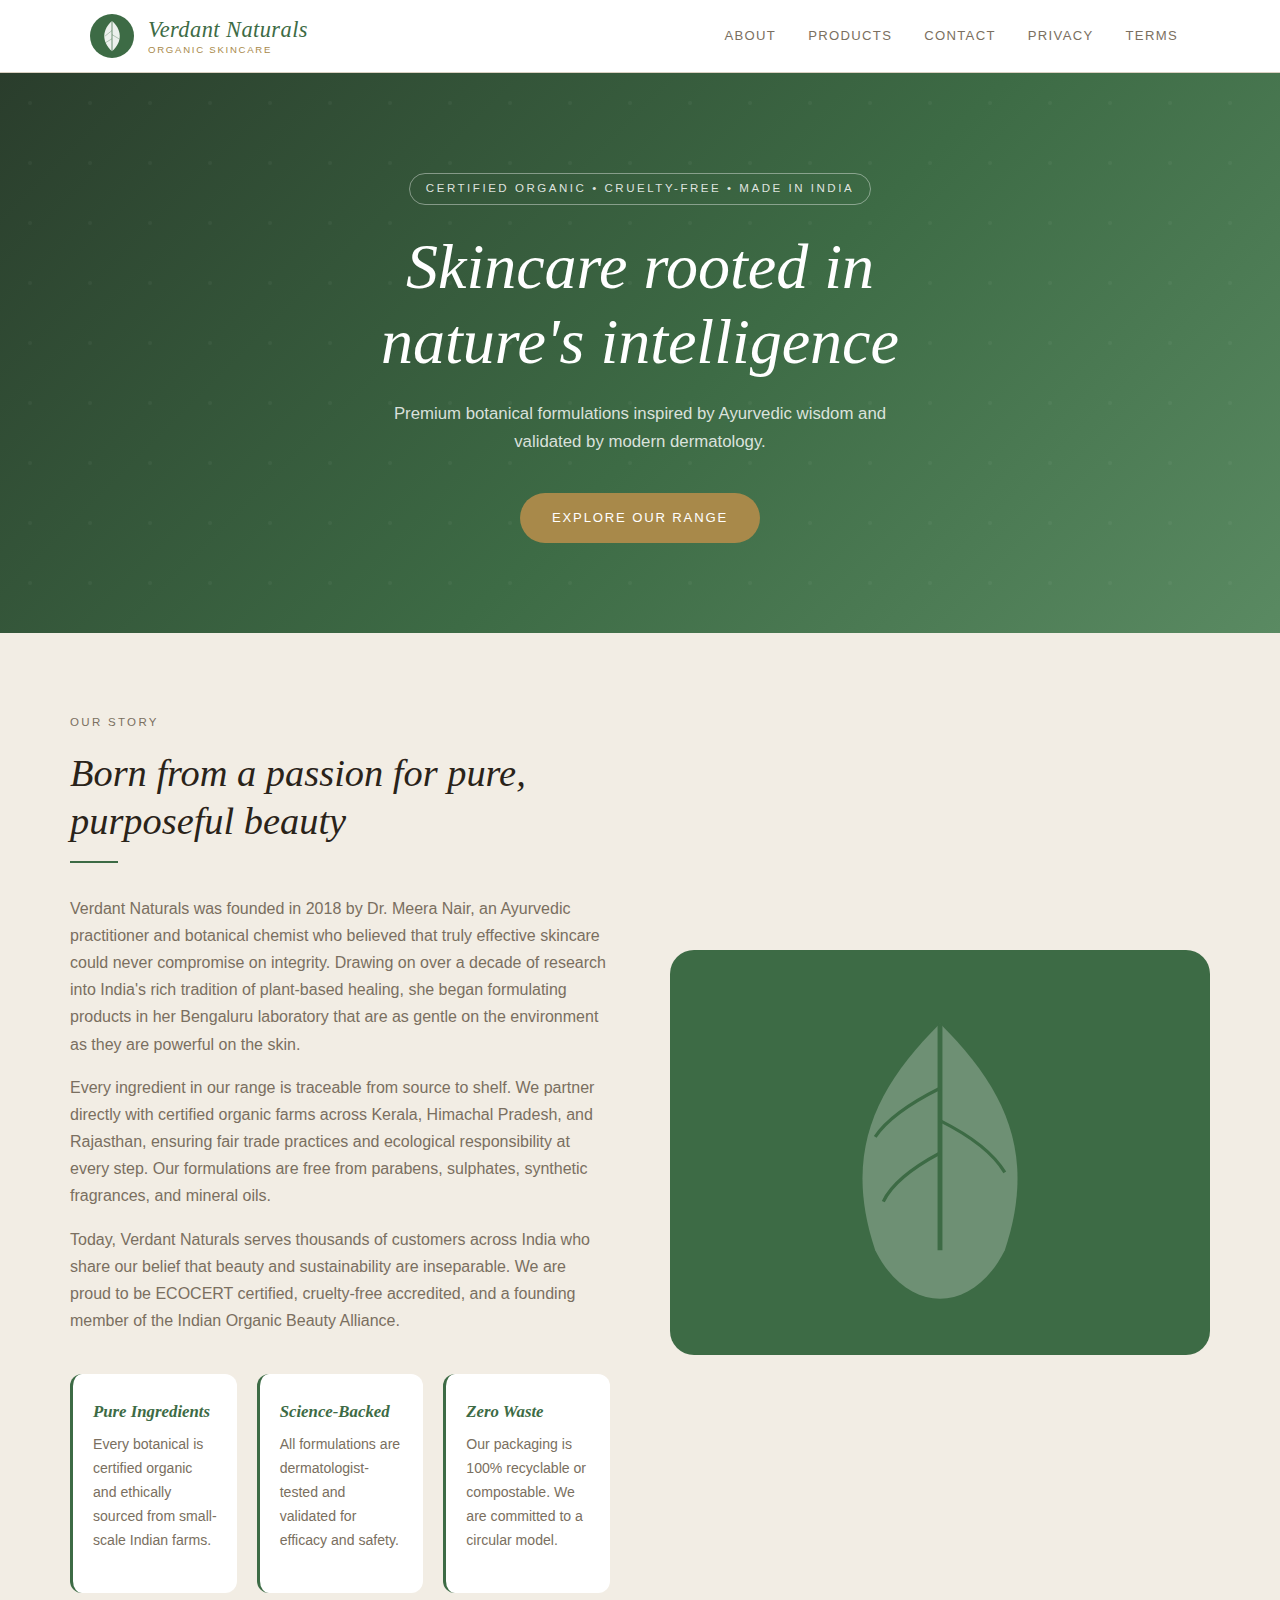
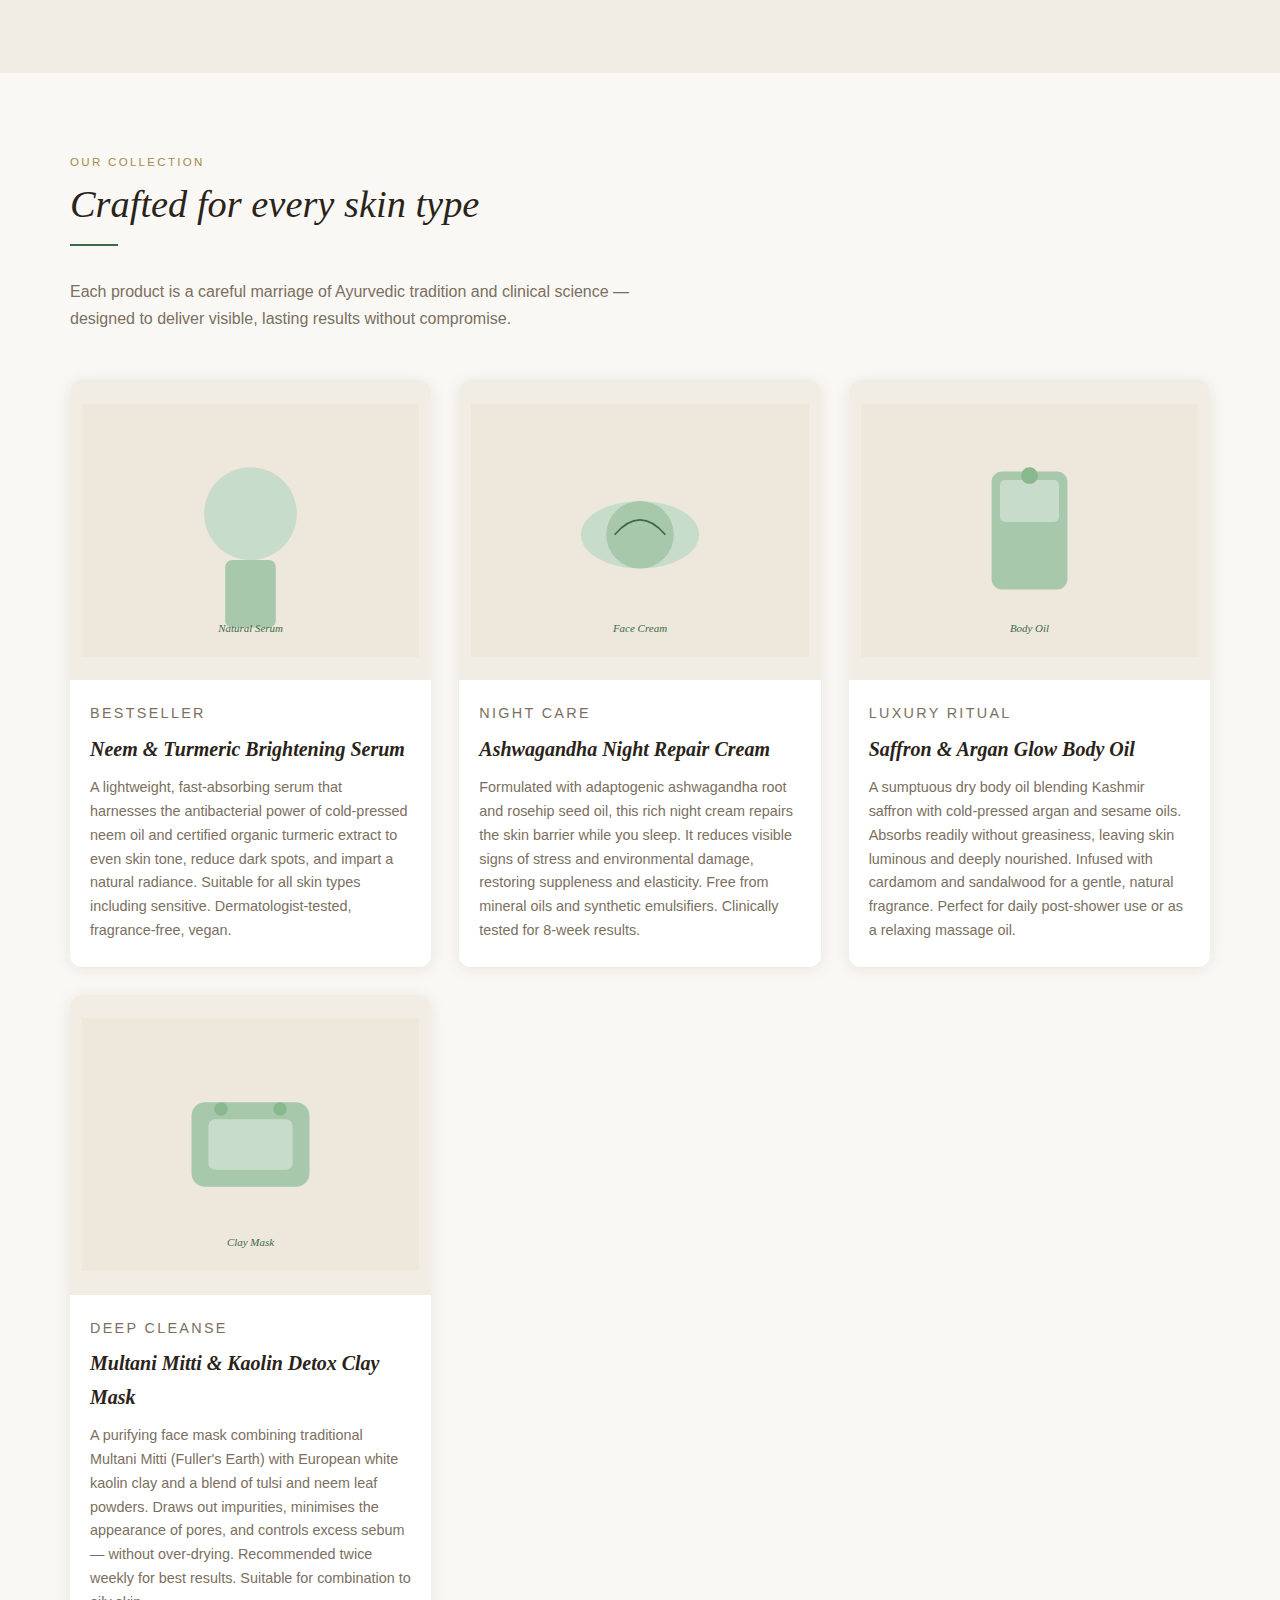
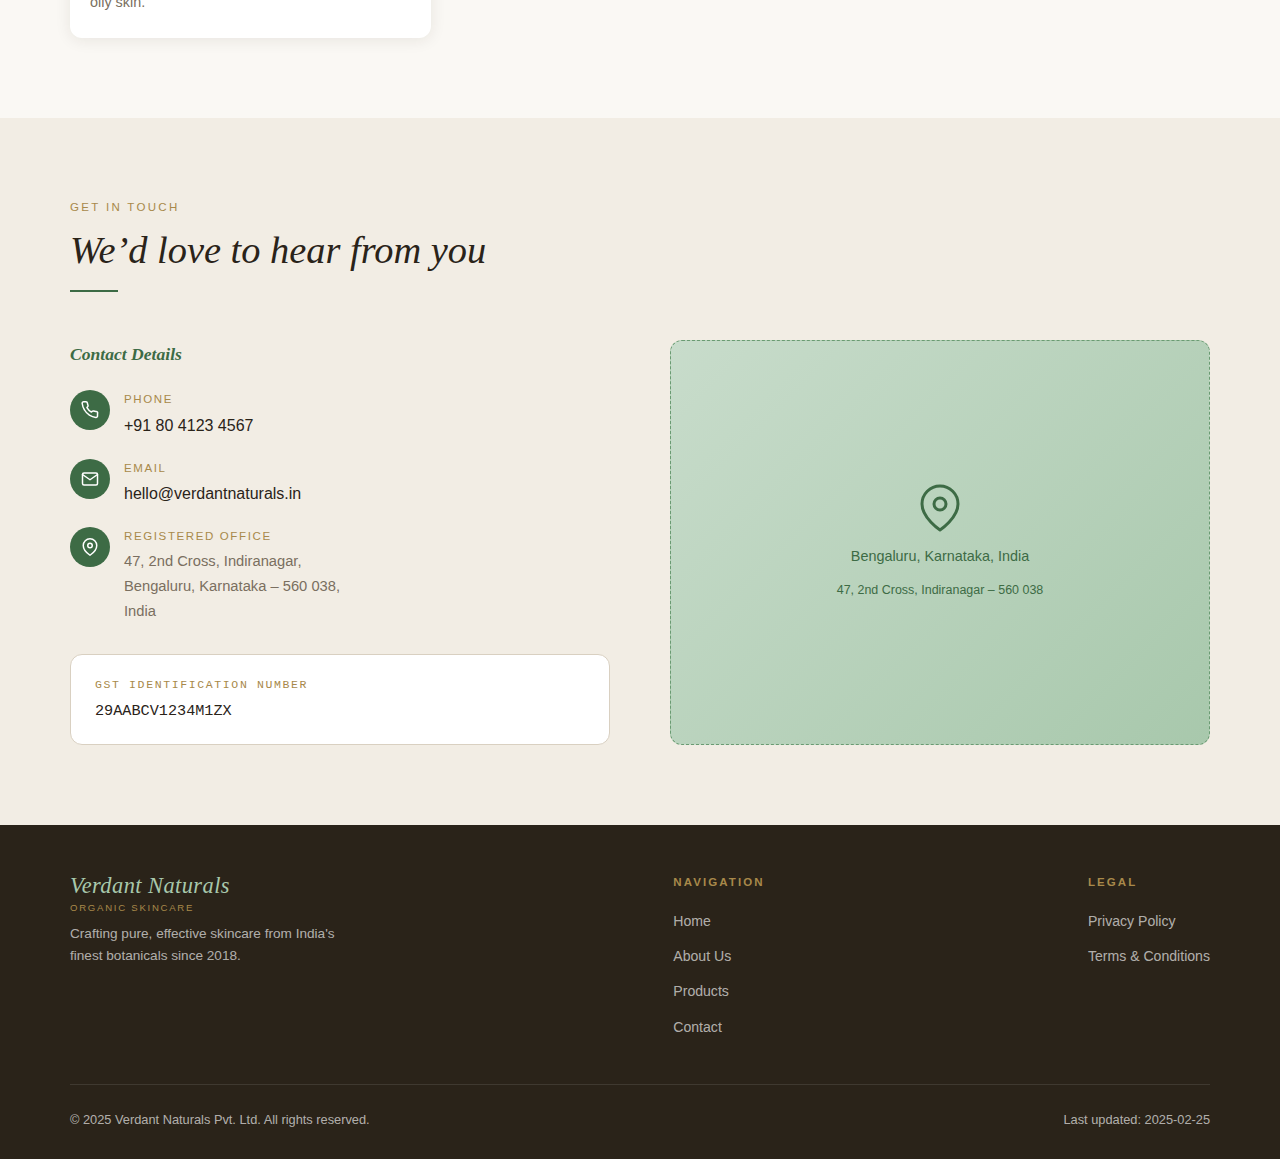
<file: index.html>
<!DOCTYPE html>
<html lang="en">
<head>
  <meta charset="utf-8"/>
  <meta name="viewport" content="width=device-width, initial-scale=1.0"/>
  <title>Verdant Naturals — Premium Organic Skincare from India</title>
  <meta name="description" content="Verdant Naturals crafts premium organic skincare rooted in Ayurvedic wisdom and modern science. Sustainably sourced botanicals, cruelty-free formulations, made in Bengaluru, India."/>
  <meta property="og:title" content="Verdant Naturals — Premium Organic Skincare"/>
  <meta property="og:description" content="Rooted in Ayurvedic tradition. Elevated by modern science. Explore our certified organic skincare range."/>
  <meta property="og:image" content="./assets/logo.svg"/>
  <link rel="stylesheet" href="./styles.css"/>
  <script type="application/ld+json">
  {
    "@context": "https://schema.org",
    "@type": "Organization",
    "name": "Verdant Naturals",
    "description": "Premium organic skincare company based in Bengaluru, India",
    "logo": "./assets/logo.svg",
    "telephone": "+918041234567",
    "email": "hello@verdantnaturals.in",
    "address": {
      "@type": "PostalAddress",
      "streetAddress": "47, 2nd Cross, Indiranagar",
      "addressLocality": "Bengaluru",
      "addressRegion": "Karnataka",
      "postalCode": "560038",
      "addressCountry": "IN"
    }
  }
  </script>
</head>
<body>
  <a href="#main" class="skip-link">Skip to main content</a>

  <!-- ═══════════════ HEADER ═══════════════ -->
  <header>
    <div class="header-inner">
      <a href="./index.html" class="logo-wrap" aria-label="Verdant Naturals home">
        <img src="./assets/logo.svg" alt="Verdant Naturals leaf logo" width="44" height="44"/>
        <span class="logo-text">
          Verdant Naturals
          <span class="logo-sub">Organic Skincare</span>
        </span>
      </a>
      <button class="hamburger" aria-label="Open navigation menu" aria-expanded="false" aria-controls="main-nav" onclick="toggleNav(this)">
        <span></span><span></span><span></span>
      </button>
      <nav id="main-nav" aria-label="Primary navigation">
        <a href="#about">About</a>
        <a href="#products">Products</a>
        <a href="#contact">Contact</a>
        <a href="./privacy.html">Privacy</a>
        <a href="./terms.html">Terms</a>
      </nav>
    </div>
  </header>

  <!-- ═══════════════ MAIN ═══════════════ -->
  <main id="main">

    <!-- HERO -->
    <section class="hero" aria-label="Welcome banner">
      <div class="hero-inner">
        <span class="hero-tag">Certified Organic &bull; Cruelty-Free &bull; Made in India</span>
        <h1>Skincare rooted in<br/>nature's intelligence</h1>
        <p>Premium botanical formulations inspired by Ayurvedic wisdom and validated by modern dermatology.</p>
        <a href="#products" class="btn-primary">Explore Our Range</a>
      </div>
    </section>

    <!-- ABOUT -->
    <section id="about" aria-labelledby="about-heading">
      <div class="section-inner">
        <div class="about-grid">
          <div class="about-text">
            <p class="section-label">Our Story</p>
            <h2 class="section-title" id="about-heading">Born from a passion for pure, purposeful beauty</h2>
            <div class="divider" role="presentation"></div>
            <p>Verdant Naturals was founded in 2018 by Dr. Meera Nair, an Ayurvedic practitioner and botanical chemist who believed that truly effective skincare could never compromise on integrity. Drawing on over a decade of research into India's rich tradition of plant-based healing, she began formulating products in her Bengaluru laboratory that are as gentle on the environment as they are powerful on the skin.</p>
            <p>Every ingredient in our range is traceable from source to shelf. We partner directly with certified organic farms across Kerala, Himachal Pradesh, and Rajasthan, ensuring fair trade practices and ecological responsibility at every step. Our formulations are free from parabens, sulphates, synthetic fragrances, and mineral oils.</p>
            <p>Today, Verdant Naturals serves thousands of customers across India who share our belief that beauty and sustainability are inseparable. We are proud to be ECOCERT certified, cruelty-free accredited, and a founding member of the Indian Organic Beauty Alliance.</p>

            <div class="values-row" role="list">
              <div class="value-card" role="listitem">
                <h3>Pure Ingredients</h3>
                <p>Every botanical is certified organic and ethically sourced from small-scale Indian farms.</p>
              </div>
              <div class="value-card" role="listitem">
                <h3>Science-Backed</h3>
                <p>All formulations are dermatologist-tested and validated for efficacy and safety.</p>
              </div>
              <div class="value-card" role="listitem">
                <h3>Zero Waste</h3>
                <p>Our packaging is 100% recyclable or compostable. We are committed to a circular model.</p>
              </div>
            </div>
          </div>

          <div class="about-visual" aria-hidden="true">
            <!-- Decorative botanical SVG -->
            <svg viewBox="0 0 200 200" fill="none" xmlns="http://www.w3.org/2000/svg">
              <path d="M100 20 C60 60,40 100,60 160 C80 200,120 200,140 160 C160 100,140 60,100 20Z" fill="white"/>
              <path d="M100 20 L100 160" stroke="#3D6B45" stroke-width="3"/>
              <path d="M100 60 Q70 75 60 90" stroke="#3D6B45" stroke-width="2"/>
              <path d="M100 80 Q130 95 140 112" stroke="#3D6B45" stroke-width="2"/>
              <path d="M100 100 Q72 115 65 130" stroke="#3D6B45" stroke-width="2"/>
            </svg>
          </div>
        </div>
      </div>
    </section>

    <!-- PRODUCTS -->
    <section id="products" aria-labelledby="products-heading">
      <div class="section-inner">
        <p class="section-label">Our Collection</p>
        <h2 class="section-title" id="products-heading">Crafted for every skin type</h2>
        <div class="divider" role="presentation"></div>
        <p style="color:var(--color-muted); max-width:560px;">Each product is a careful marriage of Ayurvedic tradition and clinical science — designed to deliver visible, lasting results without compromise.</p>

        <div class="products-grid">

          <!-- Product 1 -->
          <article class="product-card">
            <div class="product-img-placeholder">
              <img src="./assets/product-serum.svg" alt="Bottle of Neem &amp; Turmeric Brightening Serum" width="400" height="300" class="product-img" style="object-fit:contain; padding:12px;"/>
            </div>
            <div class="product-body">
              <p class="product-badge">Bestseller</p>
              <h3>Neem &amp; Turmeric Brightening Serum</h3>
              <p>A lightweight, fast-absorbing serum that harnesses the antibacterial power of cold-pressed neem oil and certified organic turmeric extract to even skin tone, reduce dark spots, and impart a natural radiance. Suitable for all skin types including sensitive. Dermatologist-tested, fragrance-free, vegan.</p>
            </div>
          </article>

          <!-- Product 2 -->
          <article class="product-card">
            <div class="product-img-placeholder">
              <img src="./assets/product-cream.svg" alt="Jar of Ashwagandha Night Repair Cream" width="400" height="300" class="product-img" style="object-fit:contain; padding:12px;"/>
            </div>
            <div class="product-body">
              <p class="product-badge">Night Care</p>
              <h3>Ashwagandha Night Repair Cream</h3>
              <p>Formulated with adaptogenic ashwagandha root and rosehip seed oil, this rich night cream repairs the skin barrier while you sleep. It reduces visible signs of stress and environmental damage, restoring suppleness and elasticity. Free from mineral oils and synthetic emulsifiers. Clinically tested for 8-week results.</p>
            </div>
          </article>

          <!-- Product 3 -->
          <article class="product-card">
            <div class="product-img-placeholder">
              <img src="./assets/product-oil.svg" alt="Bottle of Saffron &amp; Argan Glow Body Oil" width="400" height="300" class="product-img" style="object-fit:contain; padding:12px;"/>
            </div>
            <div class="product-body">
              <p class="product-badge">Luxury Ritual</p>
              <h3>Saffron &amp; Argan Glow Body Oil</h3>
              <p>A sumptuous dry body oil blending Kashmir saffron with cold-pressed argan and sesame oils. Absorbs readily without greasiness, leaving skin luminous and deeply nourished. Infused with cardamom and sandalwood for a gentle, natural fragrance. Perfect for daily post-shower use or as a relaxing massage oil.</p>
            </div>
          </article>

          <!-- Product 4 -->
          <article class="product-card">
            <div class="product-img-placeholder">
              <img src="./assets/product-mask.svg" alt="Container of Multani Mitti &amp; Kaolin Detox Clay Mask" width="400" height="300" class="product-img" style="object-fit:contain; padding:12px;"/>
            </div>
            <div class="product-body">
              <p class="product-badge">Deep Cleanse</p>
              <h3>Multani Mitti &amp; Kaolin Detox Clay Mask</h3>
              <p>A purifying face mask combining traditional Multani Mitti (Fuller's Earth) with European white kaolin clay and a blend of tulsi and neem leaf powders. Draws out impurities, minimises the appearance of pores, and controls excess sebum — without over-drying. Recommended twice weekly for best results. Suitable for combination to oily skin.</p>
            </div>
          </article>

        </div>
      </div>
    </section>

    <!-- CONTACT -->
    <section id="contact" aria-labelledby="contact-heading">
      <div class="section-inner">
        <p class="section-label">Get in Touch</p>
        <h2 class="section-title" id="contact-heading">We&rsquo;d love to hear from you</h2>
        <div class="divider" role="presentation"></div>

        <div class="contact-grid">
          <div class="contact-info">
            <h3>Contact Details</h3>

            <div class="contact-item">
              <div class="contact-icon" aria-hidden="true">
                <svg width="18" height="18" viewBox="0 0 24 24" fill="none" stroke="white" stroke-width="2" stroke-linecap="round" stroke-linejoin="round"><path d="M22 16.92v3a2 2 0 0 1-2.18 2 19.79 19.79 0 0 1-8.63-3.07A19.5 19.5 0 0 1 4.69 12 19.79 19.79 0 0 1 1.6 3.38 2 2 0 0 1 3.56 1h3a2 2 0 0 1 2 1.72c.127.96.361 1.903.7 2.81a2 2 0 0 1-.45 2.11L7.91 8.73a16 16 0 0 0 6 6l.91-.91a2 2 0 0 1 2.11-.45c.907.339 1.85.573 2.81.7A2 2 0 0 1 22 16.92z"/></svg>
              </div>
              <div class="contact-detail">
                <p class="label">Phone</p>
                <a href="tel:+918041234567">+91 80 4123 4567</a>
              </div>
            </div>

            <div class="contact-item">
              <div class="contact-icon" aria-hidden="true">
                <svg width="18" height="18" viewBox="0 0 24 24" fill="none" stroke="white" stroke-width="2" stroke-linecap="round" stroke-linejoin="round"><path d="M4 4h16c1.1 0 2 .9 2 2v12c0 1.1-.9 2-2 2H4c-1.1 0-2-.9-2-2V6c0-1.1.9-2 2-2z"/><polyline points="22,6 12,13 2,6"/></svg>
              </div>
              <div class="contact-detail">
                <p class="label">Email</p>
                <a href="mailto:hello@verdantnaturals.in">hello@verdantnaturals.in</a>
              </div>
            </div>

            <div class="contact-item">
              <div class="contact-icon" aria-hidden="true">
                <svg width="18" height="18" viewBox="0 0 24 24" fill="none" stroke="white" stroke-width="2" stroke-linecap="round" stroke-linejoin="round"><path d="M21 10c0 7-9 13-9 13s-9-6-9-13a9 9 0 0 1 18 0z"/><circle cx="12" cy="10" r="3"/></svg>
              </div>
              <div class="contact-detail">
                <p class="label">Registered Office</p>
                <p>47, 2nd Cross, Indiranagar,<br/>Bengaluru, Karnataka – 560 038,<br/>India</p>
              </div>
            </div>

            <div class="gst-box">
              <p class="label">GST Identification Number</p>
              <p>29AABCV1234M1ZX</p>
            </div>
          </div>

          <div class="contact-map-placeholder" role="img" aria-label="Map placeholder showing Bengaluru, Karnataka, India">
            <svg width="48" height="48" viewBox="0 0 24 24" fill="none" stroke="#3D6B45" stroke-width="1.5" stroke-linecap="round" stroke-linejoin="round"><path d="M21 10c0 7-9 13-9 13s-9-6-9-13a9 9 0 0 1 18 0z"/><circle cx="12" cy="10" r="3"/></svg>
            <span>Bengaluru, Karnataka, India</span>
            <small style="color:var(--color-accent); font-size:0.78rem;">47, 2nd Cross, Indiranagar – 560 038</small>
          </div>
        </div>
      </div>
    </section>

  </main>

  <!-- ═══════════════ FOOTER ═══════════════ -->
  <footer>
    <div class="footer-inner">
      <div class="footer-top">
        <div class="footer-brand">
          <span class="logo-text">
            Verdant Naturals
            <span class="logo-sub">Organic Skincare</span>
          </span>
          <p>Crafting pure, effective skincare from India's finest botanicals since 2018.</p>
        </div>
        <div class="footer-links">
          <h4>Navigation</h4>
          <ul>
            <li><a href="./index.html">Home</a></li>
            <li><a href="#about">About Us</a></li>
            <li><a href="#products">Products</a></li>
            <li><a href="#contact">Contact</a></li>
          </ul>
        </div>
        <div class="footer-links">
          <h4>Legal</h4>
          <ul>
            <li><a href="./privacy.html" id="privacy-link">Privacy Policy</a></li>
            <li><a href="./terms.html" id="terms-link">Terms &amp; Conditions</a></li>
          </ul>
        </div>
      </div>
      <div class="footer-bottom">
        <span>&copy; 2025 Verdant Naturals Pvt. Ltd. All rights reserved.</span>
        <span>Last updated: 2025-02-25</span>
      </div>
    </div>
  </footer>

  <script>
    function toggleNav(btn) {
      var nav = document.getElementById('main-nav');
      var open = nav.classList.toggle('open');
      btn.setAttribute('aria-expanded', open ? 'true' : 'false');
    }
    // Close nav on link click (mobile UX)
    document.querySelectorAll('#main-nav a').forEach(function(a) {
      a.addEventListener('click', function() {
        var nav = document.getElementById('main-nav');
        nav.classList.remove('open');
        var btn = document.querySelector('.hamburger');
        if (btn) btn.setAttribute('aria-expanded', 'false');
      });
    });
  </script>
</body>
</html>
</file>
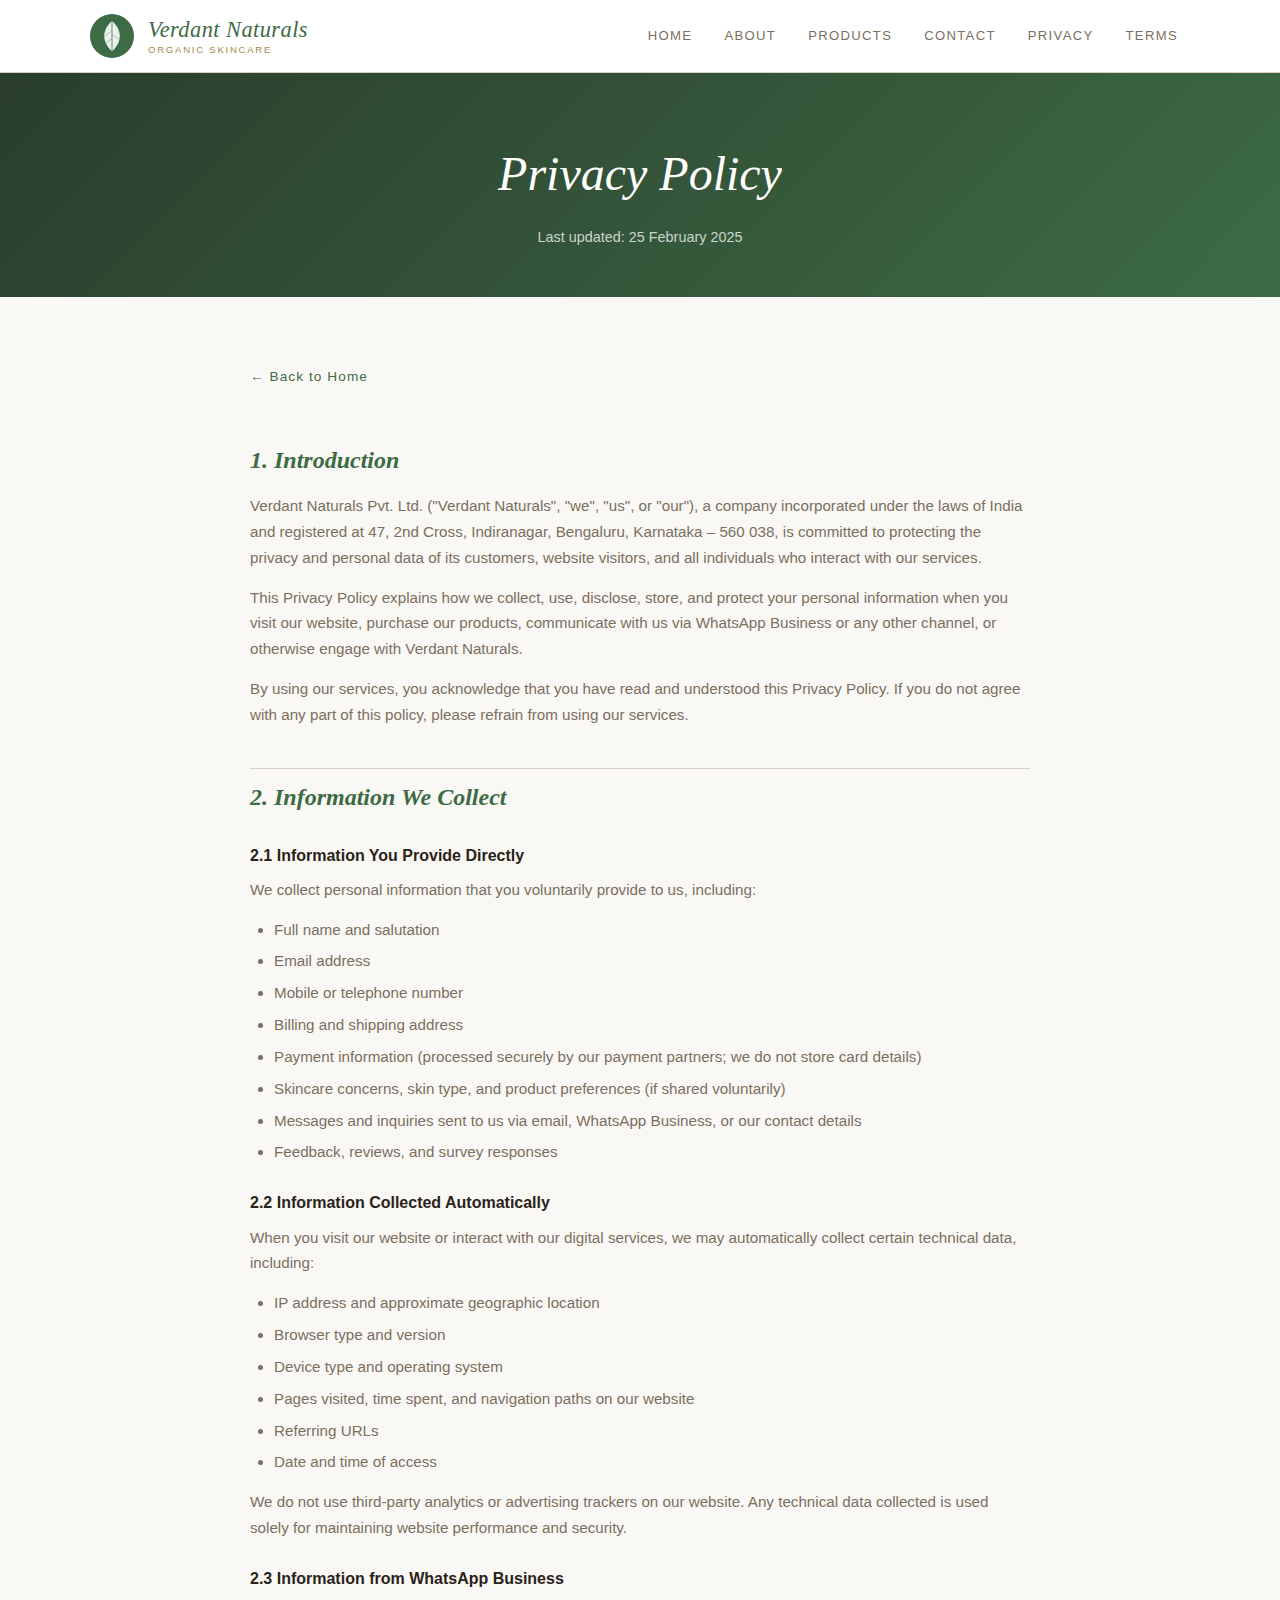
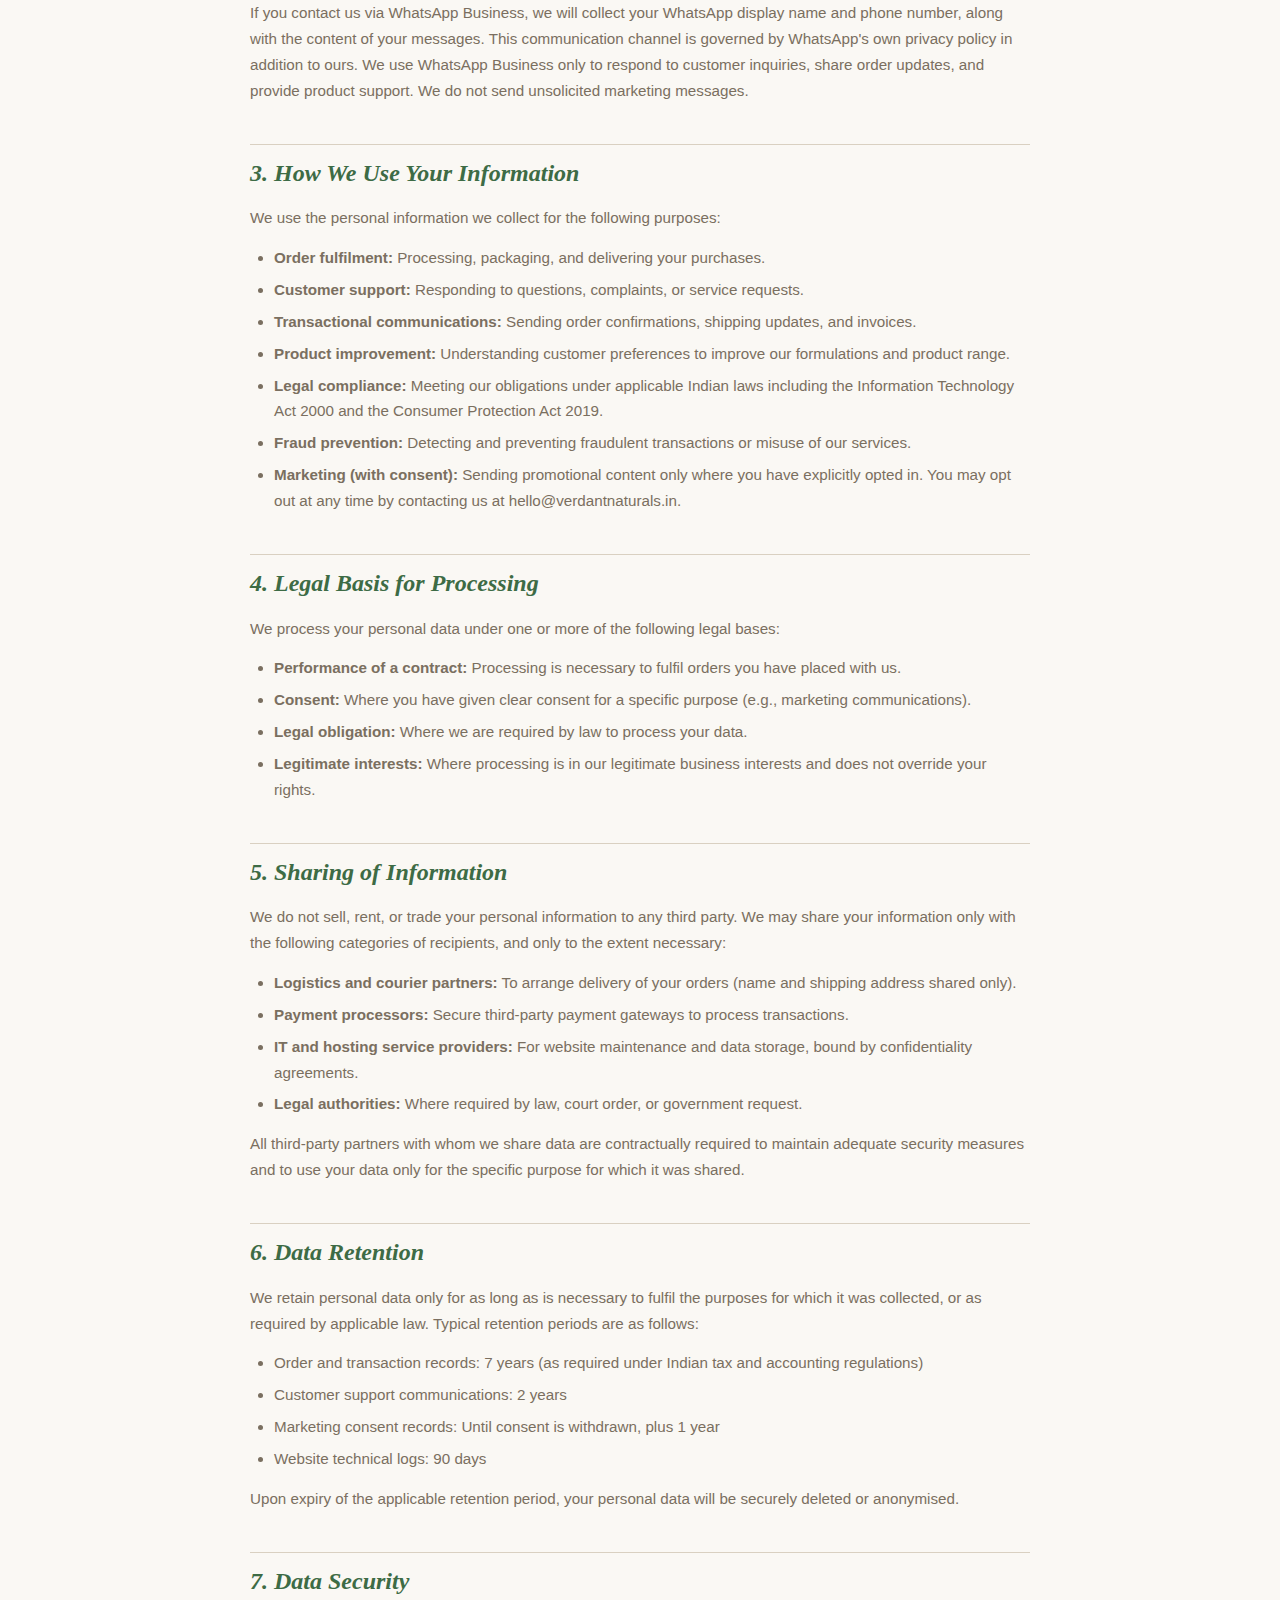
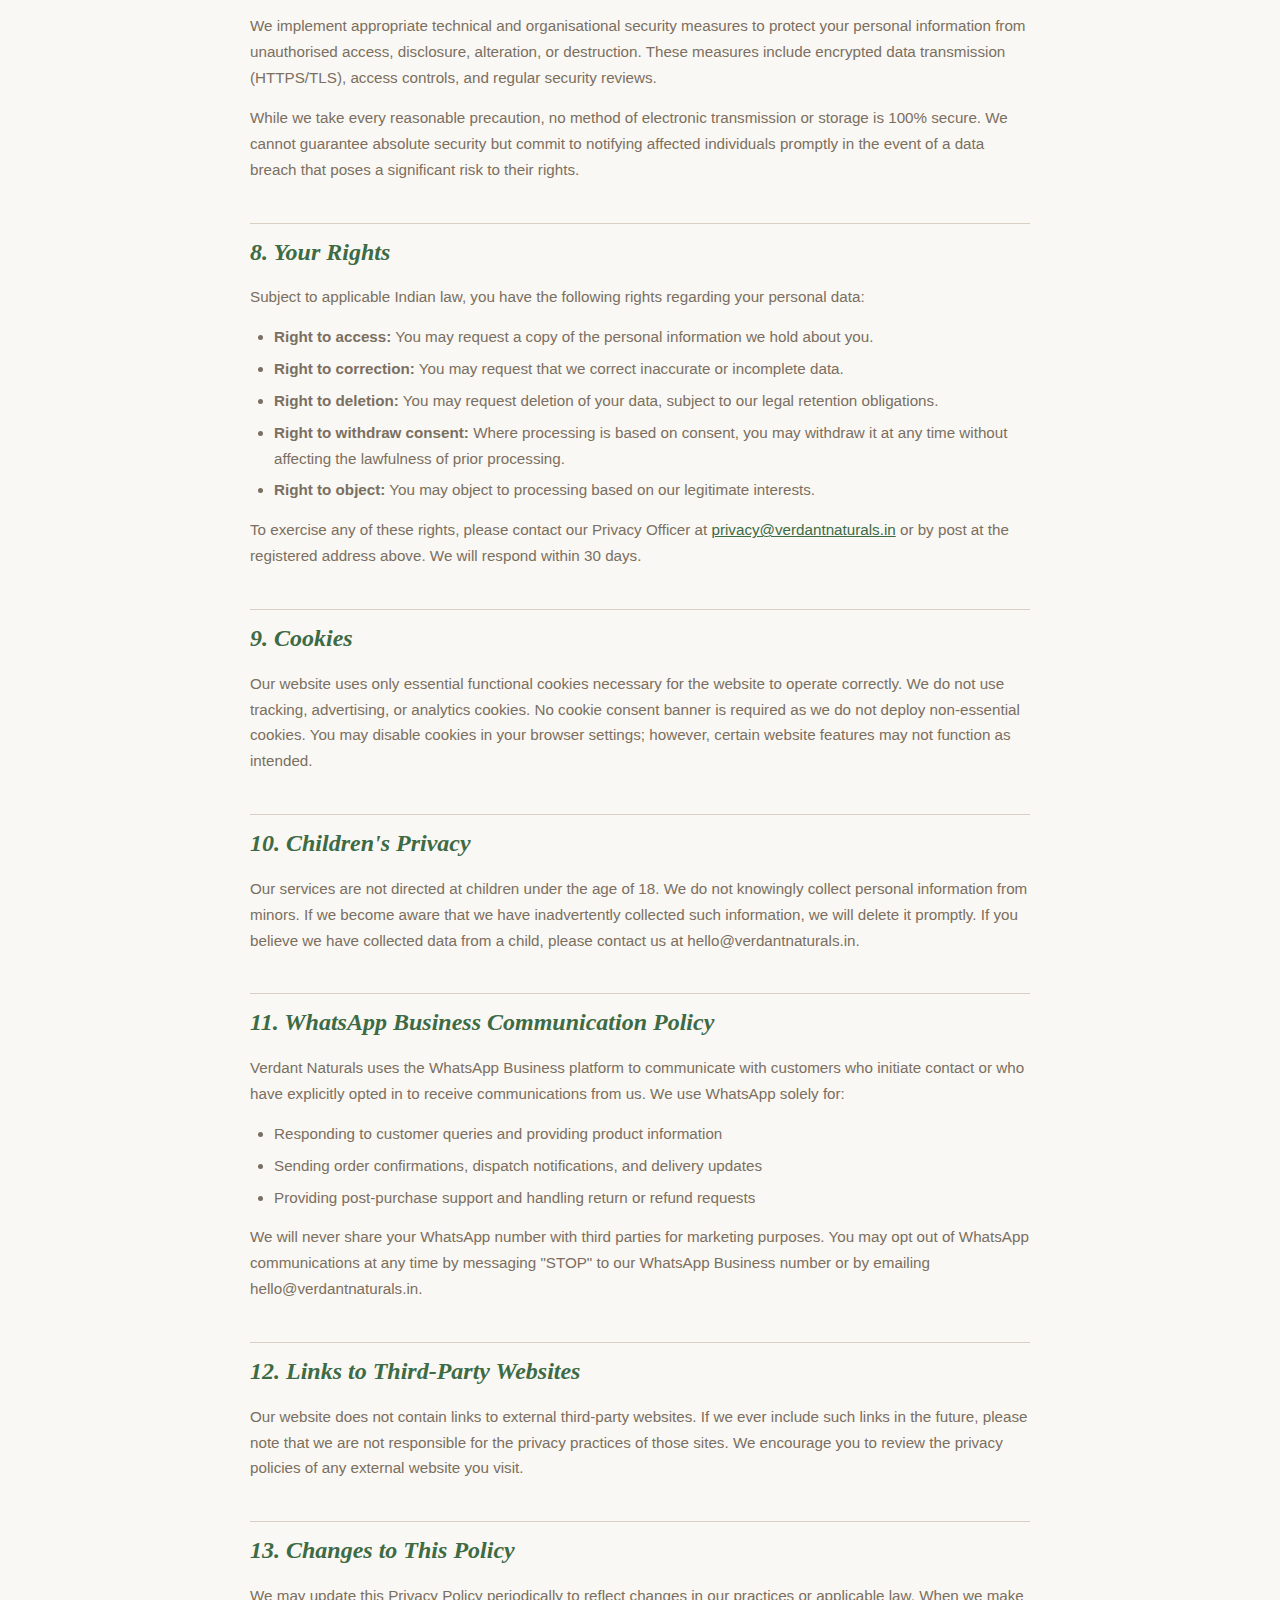
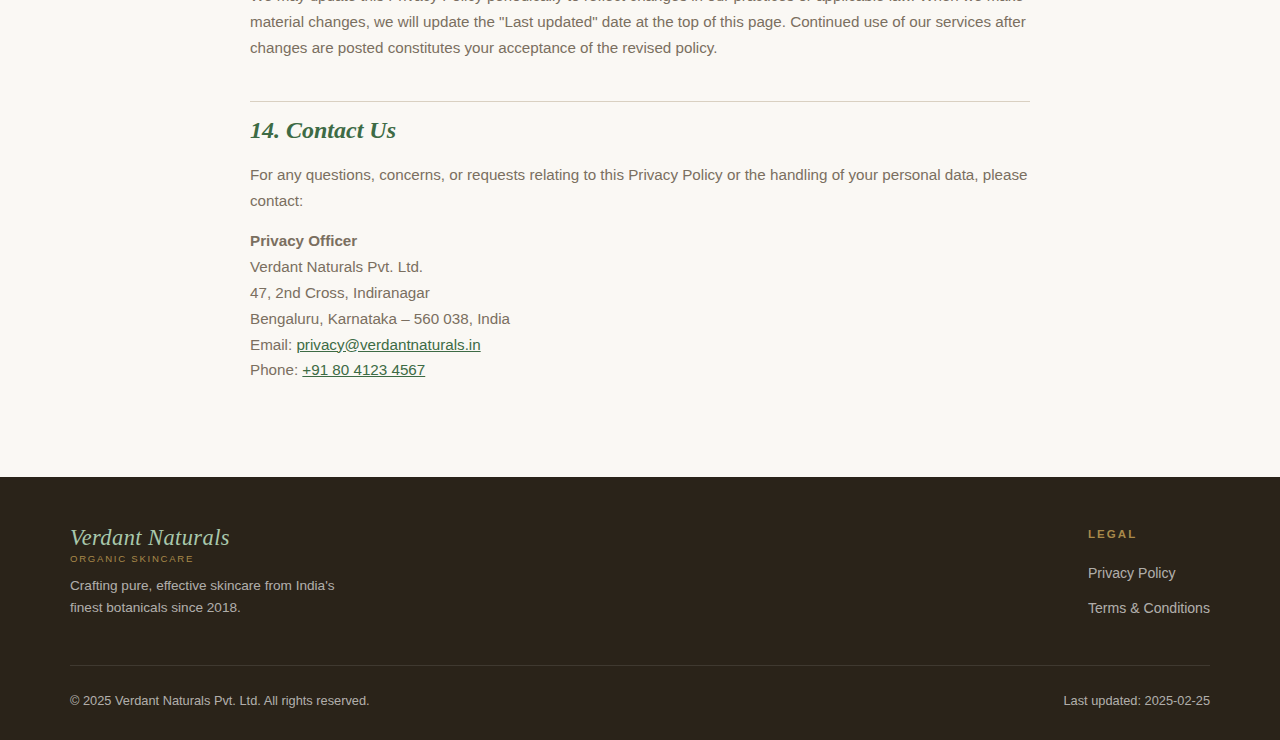
<file: privacy.html>
<!DOCTYPE html>
<html lang="en">
<head>
  <meta charset="utf-8"/>
  <meta name="viewport" content="width=device-width, initial-scale=1.0"/>
  <title>Privacy Policy — Verdant Naturals</title>
  <meta name="description" content="Privacy Policy of Verdant Naturals Pvt. Ltd. — how we collect, use, and protect your personal data."/>
  <link rel="stylesheet" href="./styles.css"/>
</head>
<body>
  <a href="#main" class="skip-link">Skip to main content</a>

  <header>
    <div class="header-inner">
      <a href="./index.html" class="logo-wrap" aria-label="Verdant Naturals home">
        <img src="./assets/logo.svg" alt="Verdant Naturals leaf logo" width="44" height="44"/>
        <span class="logo-text">
          Verdant Naturals
          <span class="logo-sub">Organic Skincare</span>
        </span>
      </a>
      <button class="hamburger" aria-label="Open navigation menu" aria-expanded="false" aria-controls="main-nav" onclick="toggleNav(this)">
        <span></span><span></span><span></span>
      </button>
      <nav id="main-nav" aria-label="Primary navigation">
        <a href="./index.html">Home</a>
        <a href="./index.html#about">About</a>
        <a href="./index.html#products">Products</a>
        <a href="./index.html#contact">Contact</a>
        <a href="./privacy.html" aria-current="page">Privacy</a>
        <a href="./terms.html">Terms</a>
      </nav>
    </div>
  </header>

  <div class="inner-hero">
    <h1 id="privacy-policy">Privacy Policy</h1>
    <p>Last updated: 25 February 2025</p>
  </div>

  <main id="main">
    <div class="policy-body">
      <a href="./index.html" class="back-home" aria-label="Back to homepage">&#8592; Back to Home</a>

      <h2>1. Introduction</h2>
      <p>Verdant Naturals Pvt. Ltd. ("Verdant Naturals", "we", "us", or "our"), a company incorporated under the laws of India and registered at 47, 2nd Cross, Indiranagar, Bengaluru, Karnataka – 560 038, is committed to protecting the privacy and personal data of its customers, website visitors, and all individuals who interact with our services.</p>
      <p>This Privacy Policy explains how we collect, use, disclose, store, and protect your personal information when you visit our website, purchase our products, communicate with us via WhatsApp Business or any other channel, or otherwise engage with Verdant Naturals.</p>
      <p>By using our services, you acknowledge that you have read and understood this Privacy Policy. If you do not agree with any part of this policy, please refrain from using our services.</p>

      <h2>2. Information We Collect</h2>
      <h3>2.1 Information You Provide Directly</h3>
      <p>We collect personal information that you voluntarily provide to us, including:</p>
      <ul>
        <li>Full name and salutation</li>
        <li>Email address</li>
        <li>Mobile or telephone number</li>
        <li>Billing and shipping address</li>
        <li>Payment information (processed securely by our payment partners; we do not store card details)</li>
        <li>Skincare concerns, skin type, and product preferences (if shared voluntarily)</li>
        <li>Messages and inquiries sent to us via email, WhatsApp Business, or our contact details</li>
        <li>Feedback, reviews, and survey responses</li>
      </ul>

      <h3>2.2 Information Collected Automatically</h3>
      <p>When you visit our website or interact with our digital services, we may automatically collect certain technical data, including:</p>
      <ul>
        <li>IP address and approximate geographic location</li>
        <li>Browser type and version</li>
        <li>Device type and operating system</li>
        <li>Pages visited, time spent, and navigation paths on our website</li>
        <li>Referring URLs</li>
        <li>Date and time of access</li>
      </ul>
      <p>We do not use third-party analytics or advertising trackers on our website. Any technical data collected is used solely for maintaining website performance and security.</p>

      <h3>2.3 Information from WhatsApp Business</h3>
      <p>If you contact us via WhatsApp Business, we will collect your WhatsApp display name and phone number, along with the content of your messages. This communication channel is governed by WhatsApp's own privacy policy in addition to ours. We use WhatsApp Business only to respond to customer inquiries, share order updates, and provide product support. We do not send unsolicited marketing messages.</p>

      <h2>3. How We Use Your Information</h2>
      <p>We use the personal information we collect for the following purposes:</p>
      <ul>
        <li><strong>Order fulfilment:</strong> Processing, packaging, and delivering your purchases.</li>
        <li><strong>Customer support:</strong> Responding to questions, complaints, or service requests.</li>
        <li><strong>Transactional communications:</strong> Sending order confirmations, shipping updates, and invoices.</li>
        <li><strong>Product improvement:</strong> Understanding customer preferences to improve our formulations and product range.</li>
        <li><strong>Legal compliance:</strong> Meeting our obligations under applicable Indian laws including the Information Technology Act 2000 and the Consumer Protection Act 2019.</li>
        <li><strong>Fraud prevention:</strong> Detecting and preventing fraudulent transactions or misuse of our services.</li>
        <li><strong>Marketing (with consent):</strong> Sending promotional content only where you have explicitly opted in. You may opt out at any time by contacting us at hello@verdantnaturals.in.</li>
      </ul>

      <h2>4. Legal Basis for Processing</h2>
      <p>We process your personal data under one or more of the following legal bases:</p>
      <ul>
        <li><strong>Performance of a contract:</strong> Processing is necessary to fulfil orders you have placed with us.</li>
        <li><strong>Consent:</strong> Where you have given clear consent for a specific purpose (e.g., marketing communications).</li>
        <li><strong>Legal obligation:</strong> Where we are required by law to process your data.</li>
        <li><strong>Legitimate interests:</strong> Where processing is in our legitimate business interests and does not override your rights.</li>
      </ul>

      <h2>5. Sharing of Information</h2>
      <p>We do not sell, rent, or trade your personal information to any third party. We may share your information only with the following categories of recipients, and only to the extent necessary:</p>
      <ul>
        <li><strong>Logistics and courier partners:</strong> To arrange delivery of your orders (name and shipping address shared only).</li>
        <li><strong>Payment processors:</strong> Secure third-party payment gateways to process transactions.</li>
        <li><strong>IT and hosting service providers:</strong> For website maintenance and data storage, bound by confidentiality agreements.</li>
        <li><strong>Legal authorities:</strong> Where required by law, court order, or government request.</li>
      </ul>
      <p>All third-party partners with whom we share data are contractually required to maintain adequate security measures and to use your data only for the specific purpose for which it was shared.</p>

      <h2>6. Data Retention</h2>
      <p>We retain personal data only for as long as is necessary to fulfil the purposes for which it was collected, or as required by applicable law. Typical retention periods are as follows:</p>
      <ul>
        <li>Order and transaction records: 7 years (as required under Indian tax and accounting regulations)</li>
        <li>Customer support communications: 2 years</li>
        <li>Marketing consent records: Until consent is withdrawn, plus 1 year</li>
        <li>Website technical logs: 90 days</li>
      </ul>
      <p>Upon expiry of the applicable retention period, your personal data will be securely deleted or anonymised.</p>

      <h2>7. Data Security</h2>
      <p>We implement appropriate technical and organisational security measures to protect your personal information from unauthorised access, disclosure, alteration, or destruction. These measures include encrypted data transmission (HTTPS/TLS), access controls, and regular security reviews.</p>
      <p>While we take every reasonable precaution, no method of electronic transmission or storage is 100% secure. We cannot guarantee absolute security but commit to notifying affected individuals promptly in the event of a data breach that poses a significant risk to their rights.</p>

      <h2>8. Your Rights</h2>
      <p>Subject to applicable Indian law, you have the following rights regarding your personal data:</p>
      <ul>
        <li><strong>Right to access:</strong> You may request a copy of the personal information we hold about you.</li>
        <li><strong>Right to correction:</strong> You may request that we correct inaccurate or incomplete data.</li>
        <li><strong>Right to deletion:</strong> You may request deletion of your data, subject to our legal retention obligations.</li>
        <li><strong>Right to withdraw consent:</strong> Where processing is based on consent, you may withdraw it at any time without affecting the lawfulness of prior processing.</li>
        <li><strong>Right to object:</strong> You may object to processing based on our legitimate interests.</li>
      </ul>
      <p>To exercise any of these rights, please contact our Privacy Officer at <a href="mailto:privacy@verdantnaturals.in">privacy@verdantnaturals.in</a> or by post at the registered address above. We will respond within 30 days.</p>

      <h2>9. Cookies</h2>
      <p>Our website uses only essential functional cookies necessary for the website to operate correctly. We do not use tracking, advertising, or analytics cookies. No cookie consent banner is required as we do not deploy non-essential cookies. You may disable cookies in your browser settings; however, certain website features may not function as intended.</p>

      <h2>10. Children's Privacy</h2>
      <p>Our services are not directed at children under the age of 18. We do not knowingly collect personal information from minors. If we become aware that we have inadvertently collected such information, we will delete it promptly. If you believe we have collected data from a child, please contact us at hello@verdantnaturals.in.</p>

      <h2>11. WhatsApp Business Communication Policy</h2>
      <p>Verdant Naturals uses the WhatsApp Business platform to communicate with customers who initiate contact or who have explicitly opted in to receive communications from us. We use WhatsApp solely for:</p>
      <ul>
        <li>Responding to customer queries and providing product information</li>
        <li>Sending order confirmations, dispatch notifications, and delivery updates</li>
        <li>Providing post-purchase support and handling return or refund requests</li>
      </ul>
      <p>We will never share your WhatsApp number with third parties for marketing purposes. You may opt out of WhatsApp communications at any time by messaging "STOP" to our WhatsApp Business number or by emailing hello@verdantnaturals.in.</p>

      <h2>12. Links to Third-Party Websites</h2>
      <p>Our website does not contain links to external third-party websites. If we ever include such links in the future, please note that we are not responsible for the privacy practices of those sites. We encourage you to review the privacy policies of any external website you visit.</p>

      <h2>13. Changes to This Policy</h2>
      <p>We may update this Privacy Policy periodically to reflect changes in our practices or applicable law. When we make material changes, we will update the "Last updated" date at the top of this page. Continued use of our services after changes are posted constitutes your acceptance of the revised policy.</p>

      <h2>14. Contact Us</h2>
      <p>For any questions, concerns, or requests relating to this Privacy Policy or the handling of your personal data, please contact:</p>
      <p>
        <strong>Privacy Officer</strong><br/>
        Verdant Naturals Pvt. Ltd.<br/>
        47, 2nd Cross, Indiranagar<br/>
        Bengaluru, Karnataka – 560 038, India<br/>
        Email: <a href="mailto:privacy@verdantnaturals.in">privacy@verdantnaturals.in</a><br/>
        Phone: <a href="tel:+918041234567">+91 80 4123 4567</a>
      </p>
    </div>
  </main>

  <footer>
    <div class="footer-inner">
      <div class="footer-top">
        <div class="footer-brand">
          <span class="logo-text">Verdant Naturals <span class="logo-sub">Organic Skincare</span></span>
          <p>Crafting pure, effective skincare from India's finest botanicals since 2018.</p>
        </div>
        <div class="footer-links">
          <h4>Legal</h4>
          <ul>
            <li><a href="./privacy.html" aria-current="page">Privacy Policy</a></li>
            <li><a href="./terms.html">Terms &amp; Conditions</a></li>
          </ul>
        </div>
      </div>
      <div class="footer-bottom">
        <span>&copy; 2025 Verdant Naturals Pvt. Ltd. All rights reserved.</span>
        <span>Last updated: 2025-02-25</span>
      </div>
    </div>
  </footer>

  <script>
    function toggleNav(btn) {
      var nav = document.getElementById('main-nav');
      var open = nav.classList.toggle('open');
      btn.setAttribute('aria-expanded', open ? 'true' : 'false');
    }
  </script>
</body>
</html>
</file>
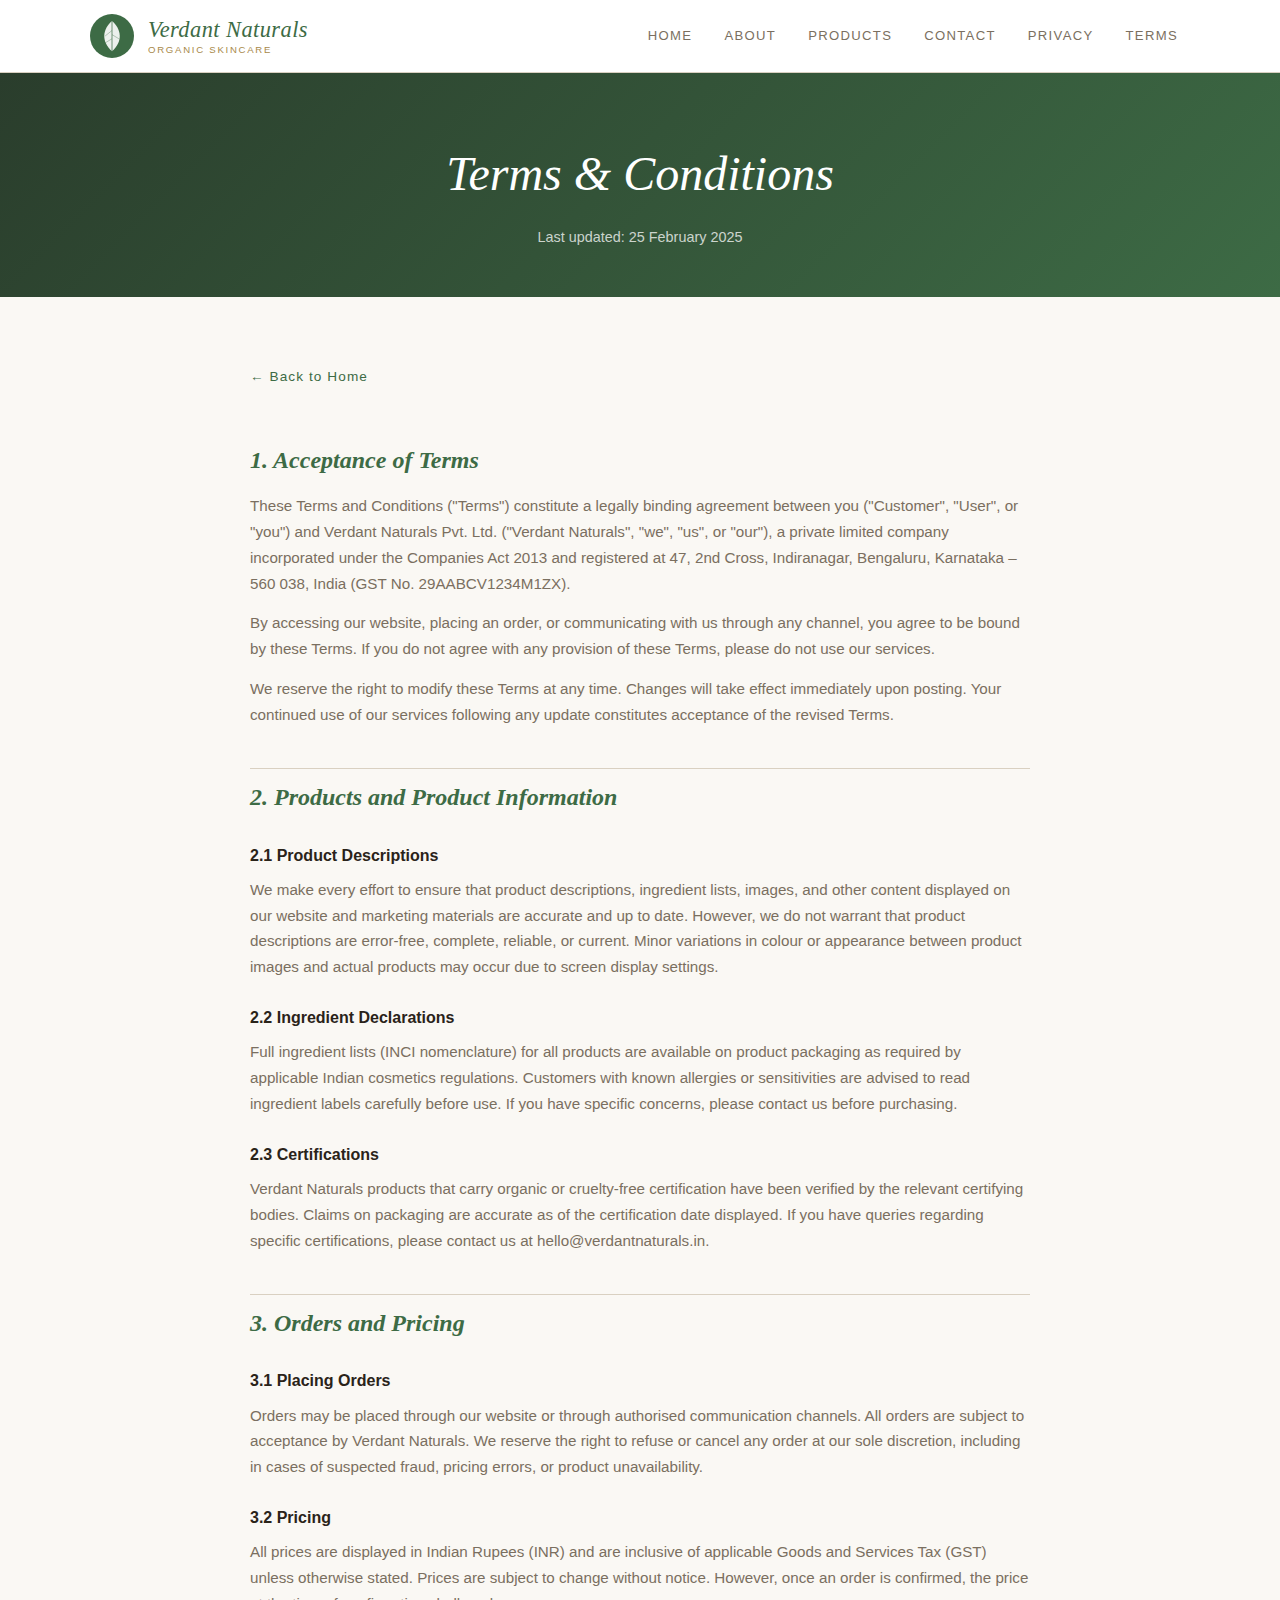
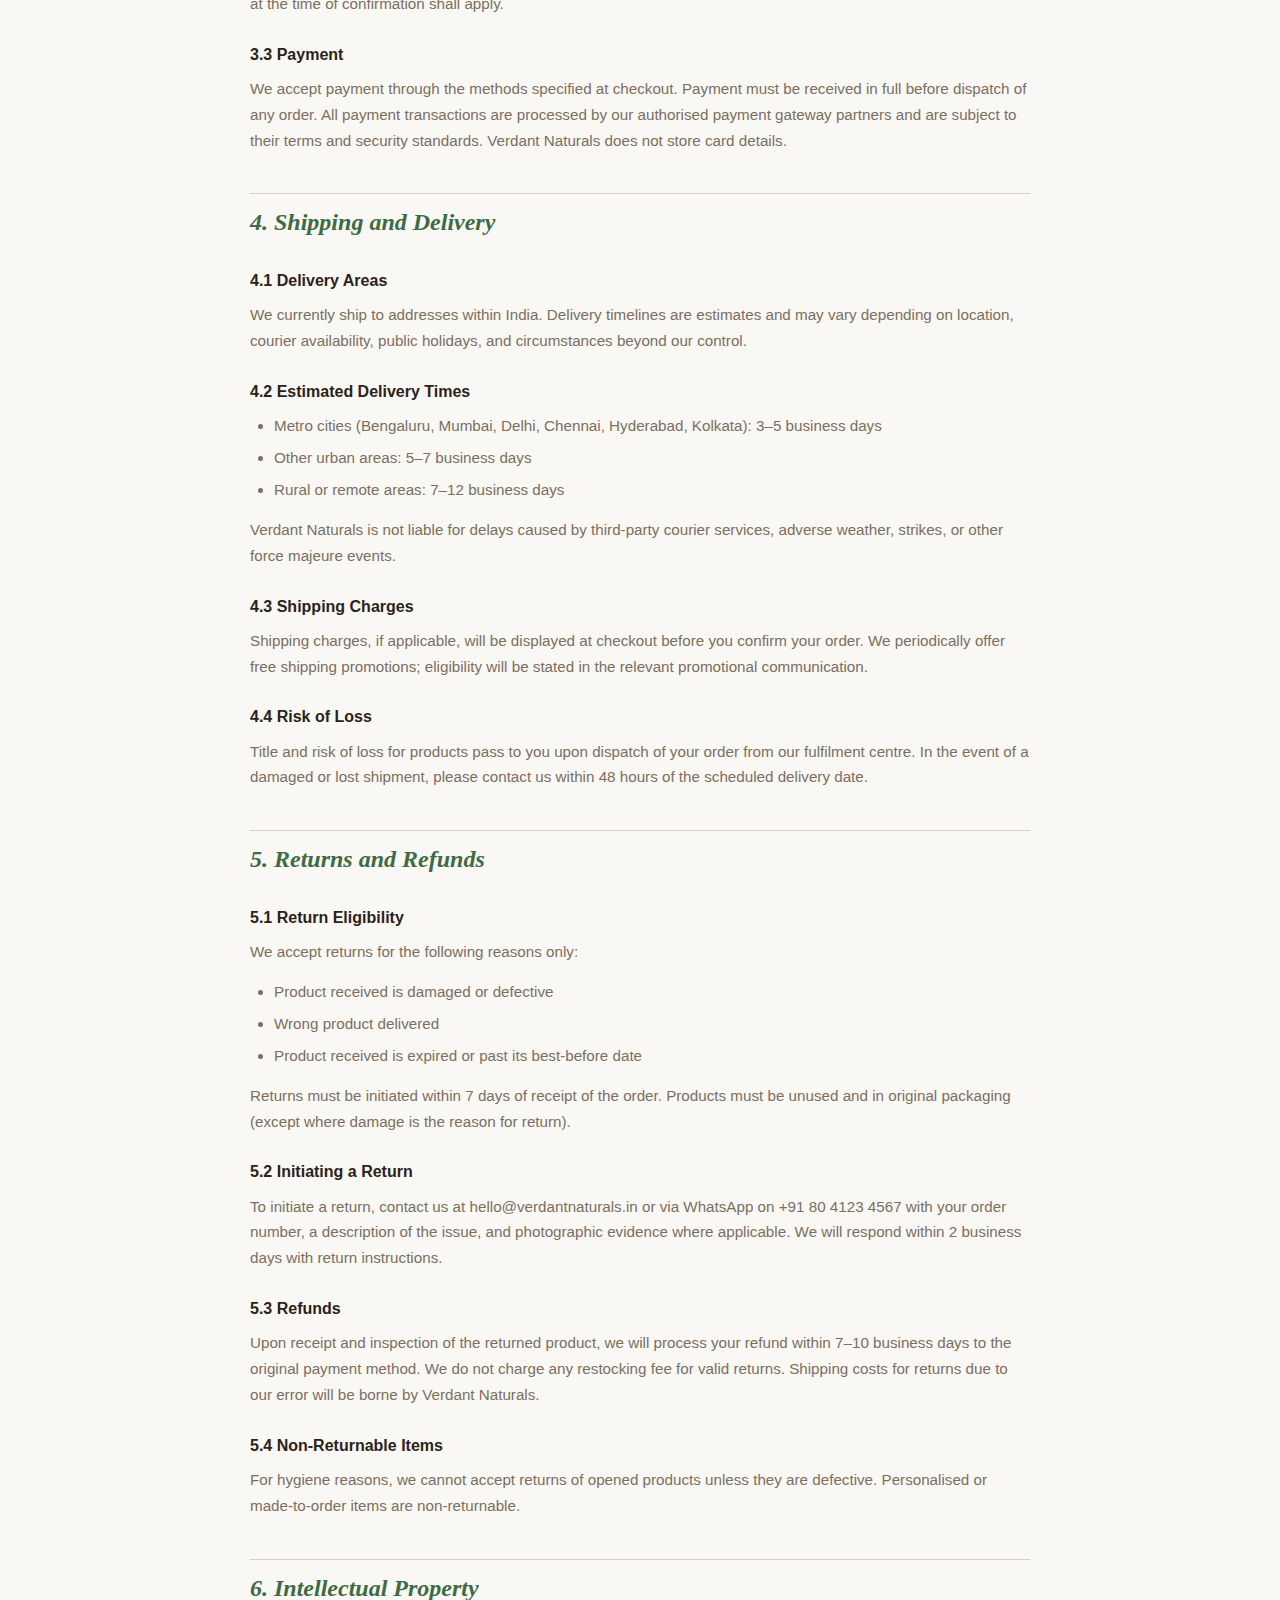
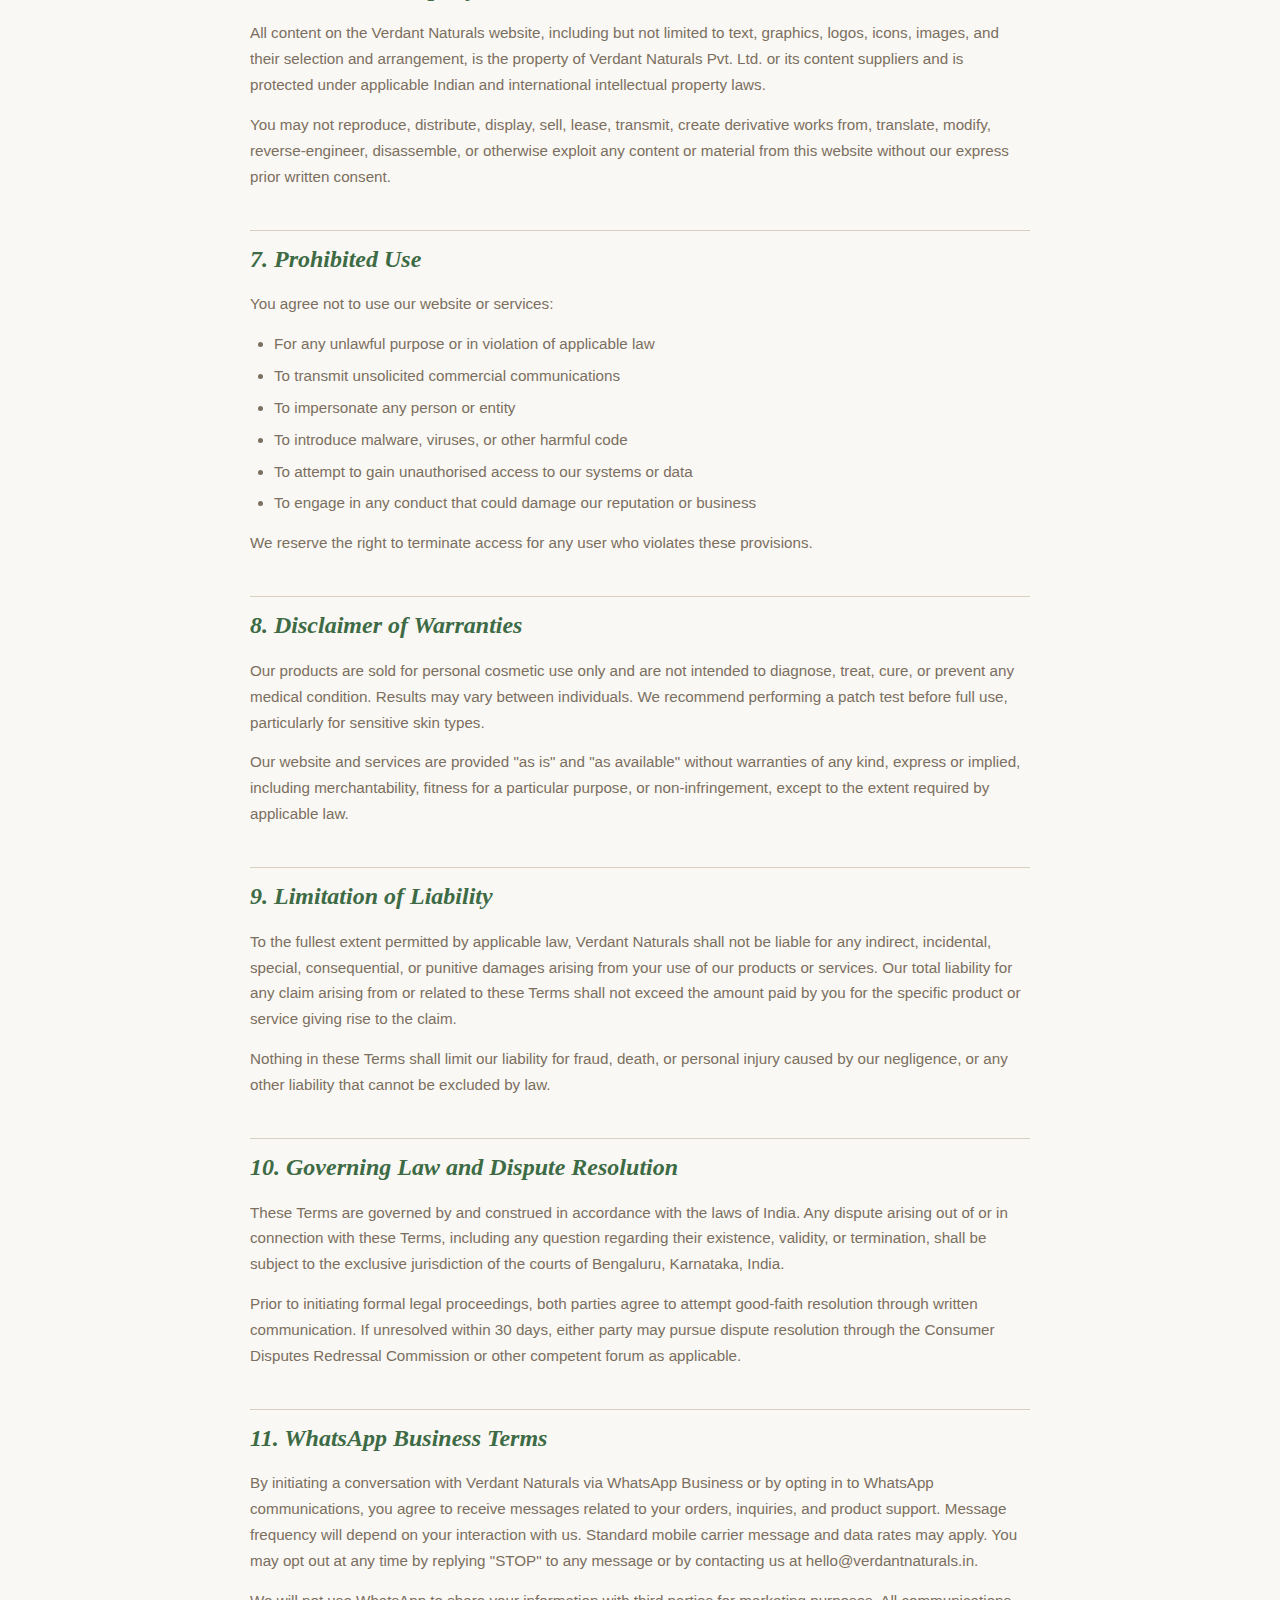
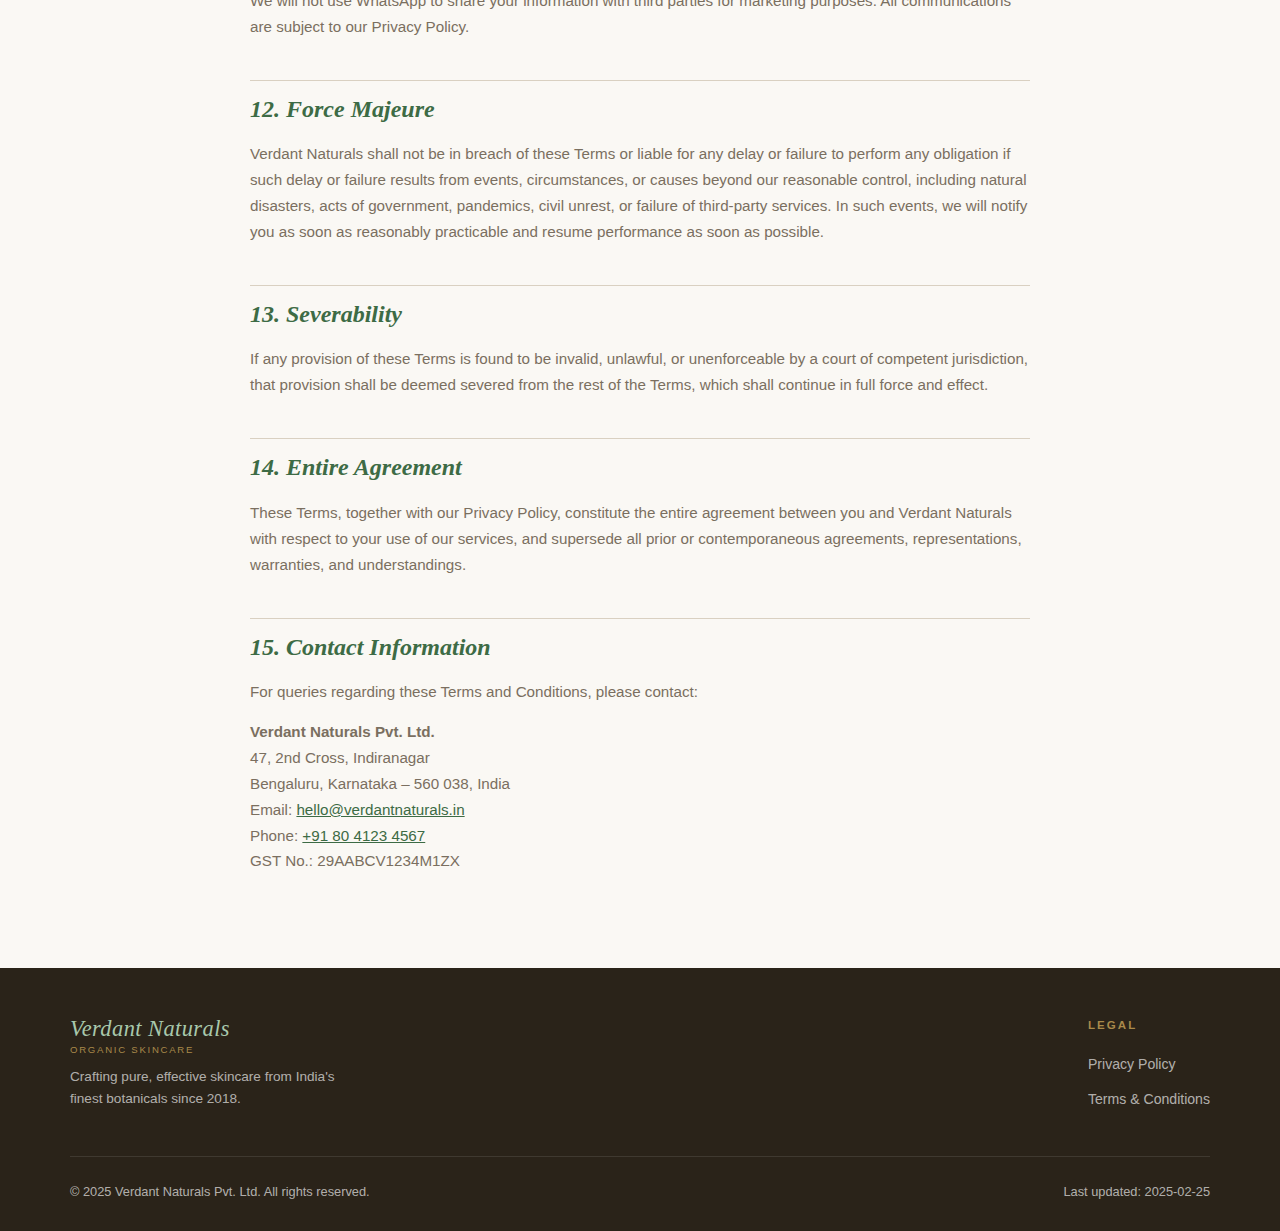
<file: terms.html>
<!DOCTYPE html>
<html lang="en">
<head>
  <meta charset="utf-8"/>
  <meta name="viewport" content="width=device-width, initial-scale=1.0"/>
  <title>Terms &amp; Conditions — Verdant Naturals</title>
  <meta name="description" content="Terms and Conditions governing the use of Verdant Naturals Pvt. Ltd. services and products."/>
  <link rel="stylesheet" href="./styles.css"/>
</head>
<body>
  <a href="#main" class="skip-link">Skip to main content</a>

  <header>
    <div class="header-inner">
      <a href="./index.html" class="logo-wrap" aria-label="Verdant Naturals home">
        <img src="./assets/logo.svg" alt="Verdant Naturals leaf logo" width="44" height="44"/>
        <span class="logo-text">
          Verdant Naturals
          <span class="logo-sub">Organic Skincare</span>
        </span>
      </a>
      <button class="hamburger" aria-label="Open navigation menu" aria-expanded="false" aria-controls="main-nav" onclick="toggleNav(this)">
        <span></span><span></span><span></span>
      </button>
      <nav id="main-nav" aria-label="Primary navigation">
        <a href="./index.html">Home</a>
        <a href="./index.html#about">About</a>
        <a href="./index.html#products">Products</a>
        <a href="./index.html#contact">Contact</a>
        <a href="./privacy.html">Privacy</a>
        <a href="./terms.html" aria-current="page">Terms</a>
      </nav>
    </div>
  </header>

  <div class="inner-hero">
    <h1 id="terms-conditions">Terms &amp; Conditions</h1>
    <p>Last updated: 25 February 2025</p>
  </div>

  <main id="main">
    <div class="policy-body">
      <a href="./index.html" class="back-home" aria-label="Back to homepage">&#8592; Back to Home</a>

      <h2>1. Acceptance of Terms</h2>
      <p>These Terms and Conditions ("Terms") constitute a legally binding agreement between you ("Customer", "User", or "you") and Verdant Naturals Pvt. Ltd. ("Verdant Naturals", "we", "us", or "our"), a private limited company incorporated under the Companies Act 2013 and registered at 47, 2nd Cross, Indiranagar, Bengaluru, Karnataka – 560 038, India (GST No. 29AABCV1234M1ZX).</p>
      <p>By accessing our website, placing an order, or communicating with us through any channel, you agree to be bound by these Terms. If you do not agree with any provision of these Terms, please do not use our services.</p>
      <p>We reserve the right to modify these Terms at any time. Changes will take effect immediately upon posting. Your continued use of our services following any update constitutes acceptance of the revised Terms.</p>

      <h2>2. Products and Product Information</h2>
      <h3>2.1 Product Descriptions</h3>
      <p>We make every effort to ensure that product descriptions, ingredient lists, images, and other content displayed on our website and marketing materials are accurate and up to date. However, we do not warrant that product descriptions are error-free, complete, reliable, or current. Minor variations in colour or appearance between product images and actual products may occur due to screen display settings.</p>

      <h3>2.2 Ingredient Declarations</h3>
      <p>Full ingredient lists (INCI nomenclature) for all products are available on product packaging as required by applicable Indian cosmetics regulations. Customers with known allergies or sensitivities are advised to read ingredient labels carefully before use. If you have specific concerns, please contact us before purchasing.</p>

      <h3>2.3 Certifications</h3>
      <p>Verdant Naturals products that carry organic or cruelty-free certification have been verified by the relevant certifying bodies. Claims on packaging are accurate as of the certification date displayed. If you have queries regarding specific certifications, please contact us at hello@verdantnaturals.in.</p>

      <h2>3. Orders and Pricing</h2>
      <h3>3.1 Placing Orders</h3>
      <p>Orders may be placed through our website or through authorised communication channels. All orders are subject to acceptance by Verdant Naturals. We reserve the right to refuse or cancel any order at our sole discretion, including in cases of suspected fraud, pricing errors, or product unavailability.</p>

      <h3>3.2 Pricing</h3>
      <p>All prices are displayed in Indian Rupees (INR) and are inclusive of applicable Goods and Services Tax (GST) unless otherwise stated. Prices are subject to change without notice. However, once an order is confirmed, the price at the time of confirmation shall apply.</p>

      <h3>3.3 Payment</h3>
      <p>We accept payment through the methods specified at checkout. Payment must be received in full before dispatch of any order. All payment transactions are processed by our authorised payment gateway partners and are subject to their terms and security standards. Verdant Naturals does not store card details.</p>

      <h2>4. Shipping and Delivery</h2>
      <h3>4.1 Delivery Areas</h3>
      <p>We currently ship to addresses within India. Delivery timelines are estimates and may vary depending on location, courier availability, public holidays, and circumstances beyond our control.</p>

      <h3>4.2 Estimated Delivery Times</h3>
      <ul>
        <li>Metro cities (Bengaluru, Mumbai, Delhi, Chennai, Hyderabad, Kolkata): 3–5 business days</li>
        <li>Other urban areas: 5–7 business days</li>
        <li>Rural or remote areas: 7–12 business days</li>
      </ul>
      <p>Verdant Naturals is not liable for delays caused by third-party courier services, adverse weather, strikes, or other force majeure events.</p>

      <h3>4.3 Shipping Charges</h3>
      <p>Shipping charges, if applicable, will be displayed at checkout before you confirm your order. We periodically offer free shipping promotions; eligibility will be stated in the relevant promotional communication.</p>

      <h3>4.4 Risk of Loss</h3>
      <p>Title and risk of loss for products pass to you upon dispatch of your order from our fulfilment centre. In the event of a damaged or lost shipment, please contact us within 48 hours of the scheduled delivery date.</p>

      <h2>5. Returns and Refunds</h2>
      <h3>5.1 Return Eligibility</h3>
      <p>We accept returns for the following reasons only:</p>
      <ul>
        <li>Product received is damaged or defective</li>
        <li>Wrong product delivered</li>
        <li>Product received is expired or past its best-before date</li>
      </ul>
      <p>Returns must be initiated within 7 days of receipt of the order. Products must be unused and in original packaging (except where damage is the reason for return).</p>

      <h3>5.2 Initiating a Return</h3>
      <p>To initiate a return, contact us at hello@verdantnaturals.in or via WhatsApp on +91 80 4123 4567 with your order number, a description of the issue, and photographic evidence where applicable. We will respond within 2 business days with return instructions.</p>

      <h3>5.3 Refunds</h3>
      <p>Upon receipt and inspection of the returned product, we will process your refund within 7–10 business days to the original payment method. We do not charge any restocking fee for valid returns. Shipping costs for returns due to our error will be borne by Verdant Naturals.</p>

      <h3>5.4 Non-Returnable Items</h3>
      <p>For hygiene reasons, we cannot accept returns of opened products unless they are defective. Personalised or made-to-order items are non-returnable.</p>

      <h2>6. Intellectual Property</h2>
      <p>All content on the Verdant Naturals website, including but not limited to text, graphics, logos, icons, images, and their selection and arrangement, is the property of Verdant Naturals Pvt. Ltd. or its content suppliers and is protected under applicable Indian and international intellectual property laws.</p>
      <p>You may not reproduce, distribute, display, sell, lease, transmit, create derivative works from, translate, modify, reverse-engineer, disassemble, or otherwise exploit any content or material from this website without our express prior written consent.</p>

      <h2>7. Prohibited Use</h2>
      <p>You agree not to use our website or services:</p>
      <ul>
        <li>For any unlawful purpose or in violation of applicable law</li>
        <li>To transmit unsolicited commercial communications</li>
        <li>To impersonate any person or entity</li>
        <li>To introduce malware, viruses, or other harmful code</li>
        <li>To attempt to gain unauthorised access to our systems or data</li>
        <li>To engage in any conduct that could damage our reputation or business</li>
      </ul>
      <p>We reserve the right to terminate access for any user who violates these provisions.</p>

      <h2>8. Disclaimer of Warranties</h2>
      <p>Our products are sold for personal cosmetic use only and are not intended to diagnose, treat, cure, or prevent any medical condition. Results may vary between individuals. We recommend performing a patch test before full use, particularly for sensitive skin types.</p>
      <p>Our website and services are provided "as is" and "as available" without warranties of any kind, express or implied, including merchantability, fitness for a particular purpose, or non-infringement, except to the extent required by applicable law.</p>

      <h2>9. Limitation of Liability</h2>
      <p>To the fullest extent permitted by applicable law, Verdant Naturals shall not be liable for any indirect, incidental, special, consequential, or punitive damages arising from your use of our products or services. Our total liability for any claim arising from or related to these Terms shall not exceed the amount paid by you for the specific product or service giving rise to the claim.</p>
      <p>Nothing in these Terms shall limit our liability for fraud, death, or personal injury caused by our negligence, or any other liability that cannot be excluded by law.</p>

      <h2>10. Governing Law and Dispute Resolution</h2>
      <p>These Terms are governed by and construed in accordance with the laws of India. Any dispute arising out of or in connection with these Terms, including any question regarding their existence, validity, or termination, shall be subject to the exclusive jurisdiction of the courts of Bengaluru, Karnataka, India.</p>
      <p>Prior to initiating formal legal proceedings, both parties agree to attempt good-faith resolution through written communication. If unresolved within 30 days, either party may pursue dispute resolution through the Consumer Disputes Redressal Commission or other competent forum as applicable.</p>

      <h2>11. WhatsApp Business Terms</h2>
      <p>By initiating a conversation with Verdant Naturals via WhatsApp Business or by opting in to WhatsApp communications, you agree to receive messages related to your orders, inquiries, and product support. Message frequency will depend on your interaction with us. Standard mobile carrier message and data rates may apply. You may opt out at any time by replying "STOP" to any message or by contacting us at hello@verdantnaturals.in.</p>
      <p>We will not use WhatsApp to share your information with third parties for marketing purposes. All communications are subject to our Privacy Policy.</p>

      <h2>12. Force Majeure</h2>
      <p>Verdant Naturals shall not be in breach of these Terms or liable for any delay or failure to perform any obligation if such delay or failure results from events, circumstances, or causes beyond our reasonable control, including natural disasters, acts of government, pandemics, civil unrest, or failure of third-party services. In such events, we will notify you as soon as reasonably practicable and resume performance as soon as possible.</p>

      <h2>13. Severability</h2>
      <p>If any provision of these Terms is found to be invalid, unlawful, or unenforceable by a court of competent jurisdiction, that provision shall be deemed severed from the rest of the Terms, which shall continue in full force and effect.</p>

      <h2>14. Entire Agreement</h2>
      <p>These Terms, together with our Privacy Policy, constitute the entire agreement between you and Verdant Naturals with respect to your use of our services, and supersede all prior or contemporaneous agreements, representations, warranties, and understandings.</p>

      <h2>15. Contact Information</h2>
      <p>For queries regarding these Terms and Conditions, please contact:</p>
      <p>
        <strong>Verdant Naturals Pvt. Ltd.</strong><br/>
        47, 2nd Cross, Indiranagar<br/>
        Bengaluru, Karnataka – 560 038, India<br/>
        Email: <a href="mailto:hello@verdantnaturals.in">hello@verdantnaturals.in</a><br/>
        Phone: <a href="tel:+918041234567">+91 80 4123 4567</a><br/>
        GST No.: 29AABCV1234M1ZX
      </p>
    </div>
  </main>

  <footer>
    <div class="footer-inner">
      <div class="footer-top">
        <div class="footer-brand">
          <span class="logo-text">Verdant Naturals <span class="logo-sub">Organic Skincare</span></span>
          <p>Crafting pure, effective skincare from India's finest botanicals since 2018.</p>
        </div>
        <div class="footer-links">
          <h4>Legal</h4>
          <ul>
            <li><a href="./privacy.html">Privacy Policy</a></li>
            <li><a href="./terms.html" aria-current="page">Terms &amp; Conditions</a></li>
          </ul>
        </div>
      </div>
      <div class="footer-bottom">
        <span>&copy; 2025 Verdant Naturals Pvt. Ltd. All rights reserved.</span>
        <span>Last updated: 2025-02-25</span>
      </div>
    </div>
  </footer>

  <script>
    function toggleNav(btn) {
      var nav = document.getElementById('main-nav');
      var open = nav.classList.toggle('open');
      btn.setAttribute('aria-expanded', open ? 'true' : 'false');
    }
  </script>
</body>
</html>
</file>
<file: styles.css>
/* ============================================
   Verdant Naturals — styles.css
   Aesthetic: Refined Botanical / Editorial Luxury
   ============================================ */

:root {
  --color-bg:        #FAF8F4;
  --color-surface:   #F2EDE4;
  --color-border:    #D9D0C1;
  --color-text:      #2A2319;
  --color-muted:     #7A6F60;
  --color-accent:    #3D6B45;
  --color-accent-lt: #6A9B72;
  --color-gold:      #A8894A;
  --color-white:     #FFFFFF;

  --font-display: Georgia, "Times New Roman", serif;
  --font-body:    "Gill Sans", "Gill Sans MT", Calibri, "Trebuchet MS", sans-serif;
  --font-mono:    "Courier New", Courier, monospace;

  --radius-sm:  4px;
  --radius-md:  12px;
  --radius-lg:  24px;

  --shadow-card: 0 2px 16px rgba(42,35,25,0.09);
  --shadow-hover: 0 8px 32px rgba(42,35,25,0.15);

  --max-w: 1140px;
  --section-pad: 80px 20px;
}

*, *::before, *::after { box-sizing: border-box; margin: 0; padding: 0; }

html { scroll-behavior: smooth; font-size: 16px; }

body {
  background: var(--color-bg);
  color: var(--color-text);
  font-family: var(--font-body);
  line-height: 1.7;
  -webkit-font-smoothing: antialiased;
}

/* ─── SKIP LINK ───────────────────────────────── */
.skip-link {
  position: absolute;
  left: -999px;
  top: auto;
  background: var(--color-accent);
  color: var(--color-white);
  padding: 8px 16px;
  z-index: 9999;
  border-radius: 0 0 var(--radius-sm) var(--radius-sm);
}
.skip-link:focus { left: 0; }

/* ─── HEADER ──────────────────────────────────── */
header {
  background: var(--color-white);
  border-bottom: 1px solid var(--color-border);
  position: sticky;
  top: 0;
  z-index: 100;
}
.header-inner {
  max-width: var(--max-w);
  margin: 0 auto;
  padding: 0 20px;
  height: 72px;
  display: flex;
  align-items: center;
  justify-content: space-between;
  gap: 20px;
}
.logo-wrap {
  display: flex;
  align-items: center;
  gap: 14px;
  text-decoration: none;
}
.logo-wrap svg { flex-shrink: 0; }
.logo-text {
  font-family: var(--font-display);
  font-size: 1.4rem;
  font-style: italic;
  color: var(--color-accent);
  letter-spacing: 0.02em;
  line-height: 1.2;
}
.logo-sub {
  display: block;
  font-family: var(--font-body);
  font-style: normal;
  font-size: 0.6rem;
  letter-spacing: 0.18em;
  text-transform: uppercase;
  color: var(--color-gold);
}

nav { display: flex; align-items: center; gap: 8px; }
nav a {
  font-size: 0.82rem;
  letter-spacing: 0.1em;
  text-transform: uppercase;
  color: var(--color-muted);
  text-decoration: none;
  padding: 8px 12px;
  border-radius: var(--radius-sm);
  transition: color 0.2s, background 0.2s;
}
nav a:hover, nav a:focus { color: var(--color-accent); background: var(--color-surface); }

.hamburger {
  display: none;
  background: none;
  border: 1px solid var(--color-border);
  border-radius: var(--radius-sm);
  padding: 6px 10px;
  cursor: pointer;
  flex-direction: column;
  gap: 5px;
  aria-label: "Menu";
}
.hamburger span {
  display: block;
  width: 20px;
  height: 2px;
  background: var(--color-text);
  transition: transform 0.25s;
}

/* ─── HERO ────────────────────────────────────── */
.hero {
  background: linear-gradient(135deg, #2A3D2C 0%, #3D6B45 55%, #5A8A62 100%);
  color: var(--color-white);
  padding: 100px 20px 90px;
  text-align: center;
  position: relative;
  overflow: hidden;
}
.hero::before {
  content: "";
  position: absolute;
  inset: 0;
  background: url("data:image/svg+xml,%3Csvg width='60' height='60' viewBox='0 0 60 60' xmlns='http://www.w3.org/2000/svg'%3E%3Cg fill='none' fill-rule='evenodd'%3E%3Cg fill='%23ffffff' fill-opacity='0.04'%3E%3Ccircle cx='30' cy='30' r='2'/%3E%3C/g%3E%3C/g%3E%3C/svg%3E");
  pointer-events: none;
}
.hero-inner { position: relative; max-width: 720px; margin: 0 auto; }
.hero-tag {
  display: inline-block;
  font-size: 0.72rem;
  letter-spacing: 0.22em;
  text-transform: uppercase;
  border: 1px solid rgba(255,255,255,0.4);
  color: rgba(255,255,255,0.85);
  padding: 5px 16px;
  border-radius: 99px;
  margin-bottom: 24px;
}
.hero h1 {
  font-family: var(--font-display);
  font-size: clamp(2.4rem, 5vw, 4rem);
  font-weight: normal;
  font-style: italic;
  line-height: 1.18;
  margin-bottom: 20px;
}
.hero p {
  font-size: 1.05rem;
  color: rgba(255,255,255,0.82);
  max-width: 520px;
  margin: 0 auto 36px;
}
.btn-primary {
  display: inline-block;
  background: var(--color-gold);
  color: var(--color-white);
  text-decoration: none;
  font-size: 0.82rem;
  letter-spacing: 0.14em;
  text-transform: uppercase;
  padding: 14px 32px;
  border-radius: 99px;
  transition: background 0.2s, transform 0.2s;
}
.btn-primary:hover, .btn-primary:focus {
  background: #8E7038;
  transform: translateY(-1px);
}

/* ─── SECTIONS ────────────────────────────────── */
section { padding: var(--section-pad); }
.section-inner { max-width: var(--max-w); margin: 0 auto; }
.section-label {
  font-size: 0.72rem;
  letter-spacing: 0.2em;
  text-transform: uppercase;
  color: var(--color-gold);
  margin-bottom: 8px;
}
.section-title {
  font-family: var(--font-display);
  font-size: clamp(1.8rem, 3vw, 2.8rem);
  font-style: italic;
  font-weight: normal;
  color: var(--color-text);
  margin-bottom: 16px;
  line-height: 1.25;
}
.divider {
  width: 48px;
  height: 2px;
  background: var(--color-accent);
  margin-bottom: 32px;
}

/* ─── ABOUT ───────────────────────────────────── */
#about { background: var(--color-surface); }
#about .about-grid {
  display: grid;
  grid-template-columns: 1fr 1fr;
  gap: 60px;
  align-items: center;
}
.about-text p { color: var(--color-muted); margin-bottom: 16px; }
.about-visual {
  background: var(--color-accent);
  border-radius: var(--radius-lg);
  overflow: hidden;
  aspect-ratio: 4/3;
  display: flex;
  align-items: center;
  justify-content: center;
}
.about-visual svg { width: 80%; height: 80%; opacity: 0.25; }

.values-row {
  display: grid;
  grid-template-columns: repeat(3, 1fr);
  gap: 20px;
  margin-top: 40px;
}
.value-card {
  background: var(--color-white);
  border-radius: var(--radius-md);
  padding: 24px 20px;
  border-left: 3px solid var(--color-accent);
}
.value-card h3 {
  font-family: var(--font-display);
  font-style: italic;
  font-size: 1.05rem;
  margin-bottom: 6px;
  color: var(--color-accent);
}
.value-card p { font-size: 0.88rem; color: var(--color-muted); }

/* ─── PRODUCTS ────────────────────────────────── */
#products { background: var(--color-bg); }
.products-grid {
  display: grid;
  grid-template-columns: repeat(auto-fill, minmax(300px, 1fr));
  gap: 28px;
  margin-top: 48px;
}
.product-card {
  background: var(--color-white);
  border-radius: var(--radius-md);
  overflow: hidden;
  box-shadow: var(--shadow-card);
  transition: box-shadow 0.25s, transform 0.25s;
}
.product-card:hover {
  box-shadow: var(--shadow-hover);
  transform: translateY(-4px);
}
.product-img {
  width: 100%;
  aspect-ratio: 4/3;
  object-fit: cover;
  display: block;
  background: var(--color-surface);
}
.product-img-placeholder {
  width: 100%;
  aspect-ratio: 4/3;
  display: flex;
  align-items: center;
  justify-content: center;
  background: linear-gradient(135deg, var(--color-surface) 0%, #E5DDD0 100%);
}
.product-body { padding: 22px 20px 24px; }
.product-badge {
  font-size: 0.68rem;
  letter-spacing: 0.16em;
  text-transform: uppercase;
  color: var(--color-gold);
  margin-bottom: 6px;
}
.product-body h3 {
  font-family: var(--font-display);
  font-style: italic;
  font-size: 1.25rem;
  color: var(--color-text);
  margin-bottom: 10px;
}
.product-body p { font-size: 0.9rem; color: var(--color-muted); line-height: 1.65; }

/* ─── CONTACT ─────────────────────────────────── */
#contact { background: var(--color-surface); }
.contact-grid {
  display: grid;
  grid-template-columns: 1fr 1fr;
  gap: 60px;
  margin-top: 48px;
}
.contact-info h3 {
  font-family: var(--font-display);
  font-style: italic;
  font-size: 1.1rem;
  color: var(--color-accent);
  margin-bottom: 20px;
}
.contact-item {
  display: flex;
  gap: 14px;
  align-items: flex-start;
  margin-bottom: 20px;
}
.contact-icon {
  width: 40px;
  height: 40px;
  background: var(--color-accent);
  border-radius: 50%;
  display: flex;
  align-items: center;
  justify-content: center;
  flex-shrink: 0;
}
.contact-icon svg { color: white; }
.contact-detail { flex: 1; }
.contact-detail .label {
  font-size: 0.72rem;
  letter-spacing: 0.14em;
  text-transform: uppercase;
  color: var(--color-gold);
  margin-bottom: 2px;
}
.contact-detail a { color: var(--color-text); text-decoration: none; }
.contact-detail a:hover { color: var(--color-accent); text-decoration: underline; }
.contact-detail p { color: var(--color-muted); font-size: 0.92rem; }

.gst-box {
  background: var(--color-white);
  border: 1px solid var(--color-border);
  border-radius: var(--radius-md);
  padding: 20px 24px;
  margin-top: 30px;
}
.gst-box .label {
  font-size: 0.72rem;
  letter-spacing: 0.14em;
  text-transform: uppercase;
  color: var(--color-gold);
  margin-bottom: 4px;
}
.gst-box p { font-family: var(--font-mono); color: var(--color-text); font-size: 0.95rem; }

.contact-map-placeholder {
  background: linear-gradient(135deg, #C8DCCB 0%, #A8C8AC 100%);
  border-radius: var(--radius-md);
  display: flex;
  align-items: center;
  justify-content: center;
  flex-direction: column;
  gap: 12px;
  color: var(--color-accent);
  font-size: 0.9rem;
  min-height: 300px;
  border: 1px dashed var(--color-accent-lt);
}

/* ─── FOOTER ──────────────────────────────────── */
footer {
  background: var(--color-text);
  color: rgba(255,255,255,0.65);
  padding: 48px 20px 28px;
}
.footer-inner {
  max-width: var(--max-w);
  margin: 0 auto;
}
.footer-top {
  display: flex;
  justify-content: space-between;
  align-items: flex-start;
  gap: 40px;
  margin-bottom: 36px;
  flex-wrap: wrap;
}
.footer-brand .logo-text { color: #A8C8AC; }
.footer-brand .logo-sub { color: var(--color-gold); }
.footer-brand p {
  margin-top: 10px;
  font-size: 0.85rem;
  max-width: 280px;
  line-height: 1.6;
}
.footer-links h4 {
  font-size: 0.72rem;
  letter-spacing: 0.18em;
  text-transform: uppercase;
  color: var(--color-gold);
  margin-bottom: 14px;
}
.footer-links ul { list-style: none; }
.footer-links li { margin-bottom: 8px; }
.footer-links a {
  color: rgba(255,255,255,0.65);
  text-decoration: none;
  font-size: 0.88rem;
  transition: color 0.2s;
}
.footer-links a:hover, .footer-links a:focus { color: var(--color-white); }

.footer-bottom {
  border-top: 1px solid rgba(255,255,255,0.1);
  padding-top: 24px;
  display: flex;
  justify-content: space-between;
  align-items: center;
  flex-wrap: wrap;
  gap: 12px;
  font-size: 0.8rem;
}

/* ─── INNER PAGE (privacy / terms) ───────────── */
.inner-hero {
  background: linear-gradient(135deg, #2A3D2C 0%, #3D6B45 100%);
  color: var(--color-white);
  padding: 60px 20px 48px;
  text-align: center;
}
.inner-hero h1 {
  font-family: var(--font-display);
  font-size: clamp(1.8rem, 4vw, 3rem);
  font-style: italic;
  font-weight: normal;
}
.inner-hero p { color: rgba(255,255,255,0.75); margin-top: 10px; font-size: 0.9rem; }

.policy-body {
  max-width: 820px;
  margin: 0 auto;
  padding: 60px 20px 80px;
}
.policy-body h2 {
  font-family: var(--font-display);
  font-style: italic;
  font-size: 1.5rem;
  color: var(--color-accent);
  margin: 40px 0 12px;
  padding-top: 8px;
  border-top: 1px solid var(--color-border);
}
.policy-body h2:first-of-type { border-top: none; margin-top: 0; }
.policy-body h3 {
  font-size: 1rem;
  font-weight: bold;
  color: var(--color-text);
  margin: 24px 0 8px;
}
.policy-body p { color: var(--color-muted); margin-bottom: 14px; font-size: 0.95rem; }
.policy-body ul, .policy-body ol {
  color: var(--color-muted);
  font-size: 0.95rem;
  padding-left: 24px;
  margin-bottom: 14px;
}
.policy-body li { margin-bottom: 6px; }
.policy-body a { color: var(--color-accent); }

.back-home {
  display: inline-flex;
  align-items: center;
  gap: 8px;
  color: var(--color-accent);
  text-decoration: none;
  font-size: 0.85rem;
  letter-spacing: 0.08em;
  margin-bottom: 36px;
  padding: 8px 0;
}
.back-home:hover { text-decoration: underline; }

/* ─── RESPONSIVE ──────────────────────────────── */
@media (max-width: 768px) {
  .hamburger { display: flex; }
  nav {
    display: none;
    position: absolute;
    top: 72px;
    left: 0; right: 0;
    background: var(--color-white);
    flex-direction: column;
    padding: 16px 20px;
    border-bottom: 1px solid var(--color-border);
    gap: 0;
  }
  nav.open { display: flex; }
  nav a { padding: 12px 16px; }

  .about-grid { grid-template-columns: 1fr; gap: 32px; }
  .about-visual { display: none; }
  .values-row { grid-template-columns: 1fr; }
  .contact-grid { grid-template-columns: 1fr; gap: 32px; }
  .footer-top { flex-direction: column; gap: 28px; }
  .footer-bottom { flex-direction: column; align-items: flex-start; }
}

@media (max-width: 480px) {
  :root { --section-pad: 52px 16px; }
  .products-grid { grid-template-columns: 1fr; }
}
</file>
